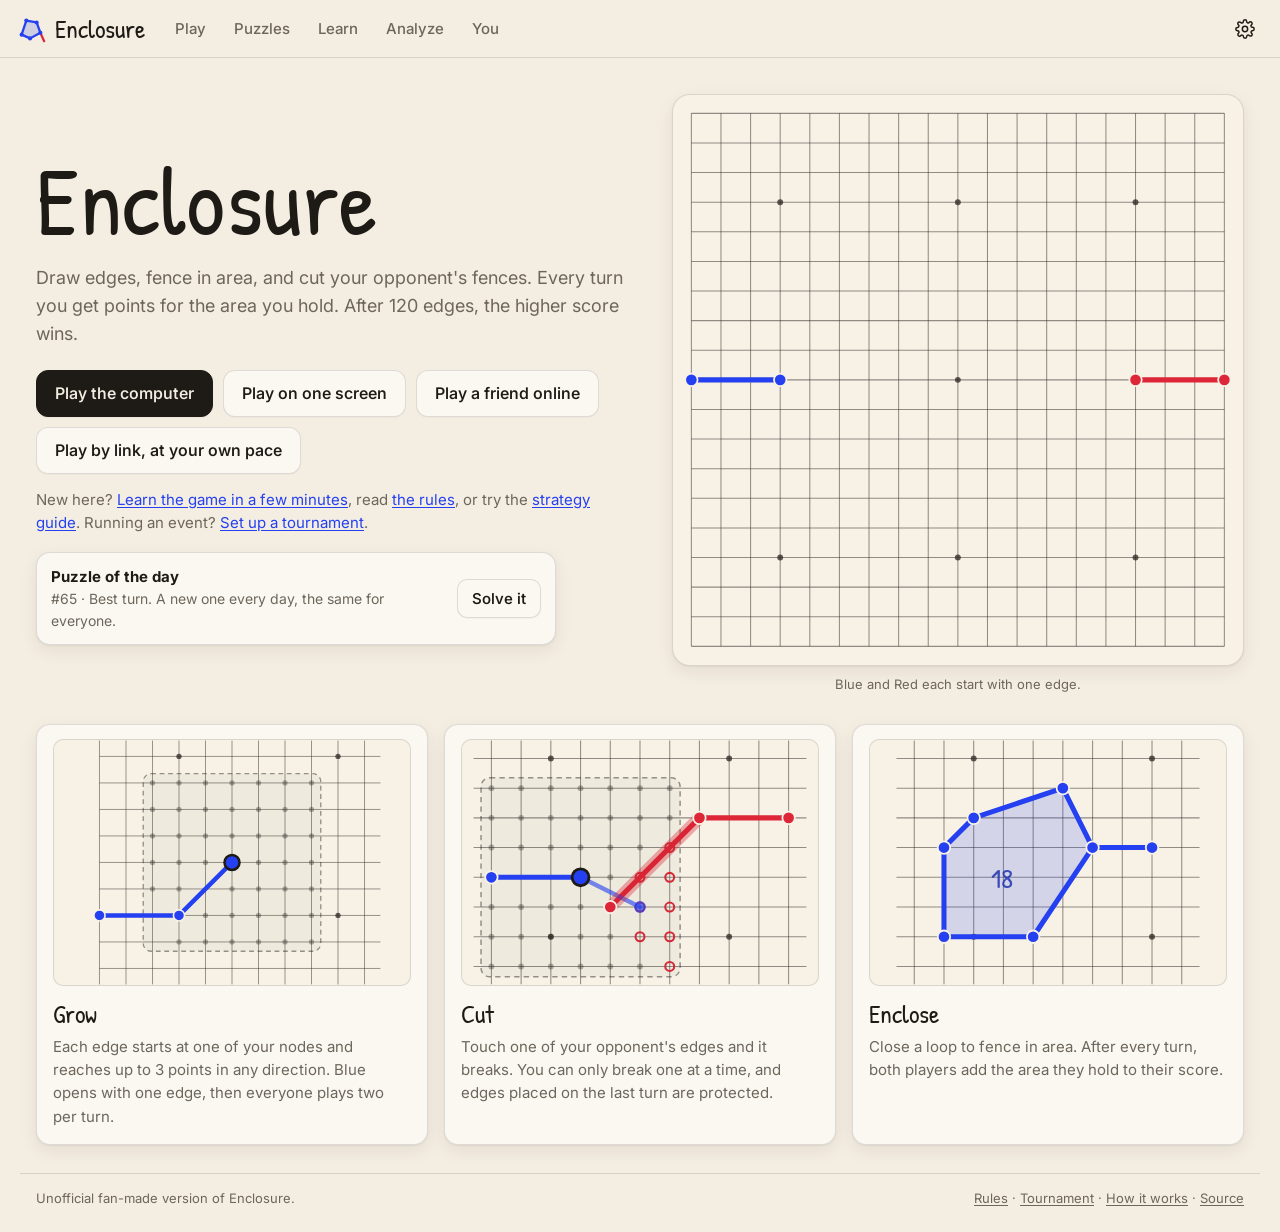
<file: index.html>
<!doctype html>
<html lang="en">
<head>
<meta charset="utf-8">
<meta name="viewport" content="width=device-width, initial-scale=1, viewport-fit=cover">
<title>Enclosure: draw edges, fence in area</title>
<meta name="description" content="Play Enclosure in your browser: a strategy game of edges and area on a 19 by 19 grid. Grow your edges, fence in area, and cut your opponent's fences. Play the computer, friends on one screen, online or by link, and solve daily puzzles.">
<meta name="theme-color" content="#f4ede1" media="(prefers-color-scheme: light)">
<meta name="theme-color" content="#0b1120" media="(prefers-color-scheme: dark)">
<link rel="canonical" href="https://prathammukewar.github.io/enclosure/">
<link rel="manifest" href="manifest.webmanifest">
<link rel="icon" href="icons/icon.svg" type="image/svg+xml">
<link rel="apple-touch-icon" href="icons/apple-touch-icon.png">
<meta property="og:type" content="website">
<meta property="og:title" content="Enclosure">
<meta property="og:description" content="A two-player strategy game of edges and area. Play the computer or a friend in your browser.">
<meta property="og:url" content="https://prathammukewar.github.io/enclosure/">
<meta property="og:image" content="https://prathammukewar.github.io/enclosure/og-image.png">
<meta name="twitter:card" content="summary_large_image">
<link rel="preconnect" href="https://fonts.googleapis.com">
<link rel="preconnect" href="https://fonts.gstatic.com" crossorigin>
<link href="https://fonts.googleapis.com/css2?family=Inter:wght@400;500;600;700&family=Patrick+Hand&display=swap" rel="stylesheet">
<link rel="stylesheet" href="css/style.css">
<script>
  // Apply the saved theme before the first paint.
  try {
    const s = JSON.parse(localStorage.getItem('enclosure.settings') || '{}');
    if (s.theme && s.theme !== 'auto') document.documentElement.dataset.theme = s.theme;
  } catch (e) { /* storage blocked */ }
</script>
</head>
<body>
<svg width="0" height="0" style="position:absolute" aria-hidden="true" focusable="false"><defs><filter id="glow" x="-10%" y="-10%" width="120%" height="120%"><feGaussianBlur stdDeviation="0.13" result="b"/><feMerge><feMergeNode in="b"/><feMergeNode in="SourceGraphic"/></feMerge></filter></defs></svg>
<a class="skip" href="#main">Skip to content</a>
<header class="top">
  <a class="brand" href="#home" aria-label="Enclosure home">
    <svg class="brand-mark" viewBox="0 0 32 32" aria-hidden="true"><path d="M6 22 L11 7 L22 9 L26 20 L15 26 Z" class="bm-fill"/><path d="M6 22 L11 7 L22 9 L26 20 L15 26 Z" class="bm-line"/><path d="M26 20 L30 29" class="bm-red"/><circle cx="6" cy="22" r="2.2" class="bm-node"/><circle cx="11" cy="7" r="2.2" class="bm-node"/><circle cx="22" cy="9" r="2.2" class="bm-node"/><circle cx="26" cy="20" r="2.2" class="bm-node"/><circle cx="15" cy="26" r="2.2" class="bm-node"/></svg>
    <span>Enclosure</span>
  </a>
  <nav class="nav" aria-label="Main">
    <a href="#play" data-nav="play">Play</a>
    <a href="#puzzles" data-nav="puzzles">Puzzles</a>
    <a href="#learn" data-nav="learn">Learn</a>
    <a href="#analysis" data-nav="analysis">Analyze</a>
    <a href="#you" data-nav="you">You</a>
  </nav>
  <div class="top-tools">
    <button class="icon-btn" id="btn-install" hidden title="Install as an app" aria-label="Install as an app"><svg viewBox="0 0 24 24"><path d="M12 3v12m0 0l-5-5m5 5l5-5M5 21h14"/></svg></button>
    <button class="icon-btn" id="btn-settings" title="Settings" aria-label="Settings"><svg viewBox="0 0 24 24"><circle cx="12" cy="12" r="3.2"/><path d="M19.4 15a1.7 1.7 0 0 0 .3 1.8l.1.1a2 2 0 1 1-2.8 2.8l-.1-.1a1.7 1.7 0 0 0-1.8-.3 1.7 1.7 0 0 0-1 1.5V21a2 2 0 1 1-4 0v-.1a1.7 1.7 0 0 0-1.1-1.5 1.7 1.7 0 0 0-1.8.3l-.1.1a2 2 0 1 1-2.8-2.8l.1-.1a1.7 1.7 0 0 0 .3-1.8 1.7 1.7 0 0 0-1.5-1H3a2 2 0 1 1 0-4h.1a1.7 1.7 0 0 0 1.5-1.1 1.7 1.7 0 0 0-.3-1.8l-.1-.1a2 2 0 1 1 2.8-2.8l.1.1a1.7 1.7 0 0 0 1.8.3H9a1.7 1.7 0 0 0 1-1.5V3a2 2 0 1 1 4 0v.1a1.7 1.7 0 0 0 1 1.5 1.7 1.7 0 0 0 1.8-.3l.1-.1a2 2 0 1 1 2.8 2.8l-.1.1a1.7 1.7 0 0 0-.3 1.8V9a1.7 1.7 0 0 0 1.5 1H21a2 2 0 1 1 0 4h-.1a1.7 1.7 0 0 0-1.5 1z"/></svg></button>
  </div>
</header>

<main id="main">

<!-- HOME -->
<section class="view" id="view-home" data-title="Enclosure: draw edges, fence in area">
  <div class="hero">
    <div class="hero-text">
      <h1 class="display">Enclosure</h1>
      <p class="lede">Draw edges, fence in area, and cut your opponent's fences. Every turn you get points for the area you hold. After 120 edges, the higher score wins.</p>
      <div class="hero-actions">
        <button class="btn primary big" data-start="ai">Play the computer</button>
        <button class="btn big" data-start="local">Play on one screen</button>
        <button class="btn big" data-start="online">Play a friend online</button>
        <button class="btn big" data-start="corr">Play by link, at your own pace</button>
      </div>
      <p class="hero-sub">New here? <a href="#learn">Learn the game in a few minutes</a>, read <a href="#rules">the rules</a>, or try the <a href="#guide">strategy guide</a>. Running an event? <a href="#tournament">Set up a tournament</a>.</p>
      <div class="resume card" id="daily-card">
        <div><strong>Puzzle of the day</strong><span id="daily-text"></span></div>
        <a class="btn" id="btn-daily" href="#puzzles">Solve it</a>
      </div>
      <div class="resume card" id="resume-card" hidden>
        <div><strong>Game in progress</strong><span id="resume-text"></span></div>
        <button class="btn primary" id="btn-resume">Continue</button>
      </div>
      <div class="resume card corr-card" id="corr-card" hidden>
        <div><strong>Games by link</strong><ul class="corr-list" id="corr-list"></ul></div>
      </div>
    </div>
    <div class="hero-board">
      <div class="demo-board" id="demo-board" aria-hidden="true"></div>
      <div class="demo-caption" id="demo-caption" aria-live="polite"></div>
    </div>
  </div>

  <div class="steps">
    <article class="step card"><div class="mini-board" data-diagram="grow"></div><h3>Grow</h3><p>Each edge starts at one of your nodes and reaches up to 3 points in any direction. Blue opens with one edge, then everyone plays two per turn.</p></article>
    <article class="step card"><div class="mini-board" data-diagram="cut"></div><h3>Cut</h3><p>Touch one of your opponent's edges and it breaks. You can only break one at a time, and edges placed on the last turn are protected.</p></article>
    <article class="step card"><div class="mini-board" data-diagram="enclose"></div><h3>Enclose</h3><p>Close a loop to fence in area. After every turn, both players add the area they hold to their score.</p></article>
  </div>

  <div class="record card" id="record-card" hidden>
    <h3>Your record against the computer</h3>
    <div class="record-grid" id="record-grid"></div>
    <p class="small"><a href="#you">See your games, ratings and achievements</a></p>
  </div>
</section>

<!-- PLAY -->
<section class="view" id="view-play" data-title="Play Enclosure">
  <h1 class="visually-hidden">Play</h1>
  <div class="play-layout">
    <div class="board-col">
      <div class="scorebar" id="scorebar" aria-hidden="true"></div>
      <div class="board-wrap">
        <div class="board" id="board"></div>
        <div class="board-overlay" id="board-overlay" hidden></div>
        <div class="recap" id="recap" hidden></div>
      </div>
      <div class="board-tools" role="toolbar" aria-label="Board">
        <button class="icon-btn sm" id="zoom-in" title="Zoom in (+)" aria-label="Zoom in"><svg viewBox="0 0 24 24"><circle cx="11" cy="11" r="7"/><path d="M11 8v6M8 11h6M16.5 16.5L21 21"/></svg></button>
        <button class="icon-btn sm" id="zoom-out" title="Zoom out (-)" aria-label="Zoom out"><svg viewBox="0 0 24 24"><circle cx="11" cy="11" r="7"/><path d="M8 11h6M16.5 16.5L21 21"/></svg></button>
        <button class="icon-btn sm" id="zoom-reset" title="Whole board (0)" aria-label="Show the whole board"><svg viewBox="0 0 24 24"><path d="M4 9V4h5M20 9V4h-5M4 15v5h5M20 15v5h-5"/></svg></button>
        <button class="icon-btn sm" id="btn-focus" title="Focus mode (F)" aria-label="Focus mode"><svg viewBox="0 0 24 24"><path d="M8 3H3v5M16 3h5v5M8 21H3v-5M16 21h5v-5"/></svg></button>
        <button class="icon-btn sm" id="btn-describe" title="Describe the board" aria-label="Describe the board in words"><svg viewBox="0 0 24 24"><path d="M4 6h16M4 12h10M4 18h13"/></svg></button>
      </div>
      <div class="review-bar" id="review-bar" hidden>
        <button class="icon-btn" data-review="start" aria-label="First edge" title="Start (Home)"><svg viewBox="0 0 24 24"><path d="M6 5v14M18 6l-8 6 8 6z"/></svg></button>
        <button class="icon-btn" data-review="prev" aria-label="Previous edge" title="Back (Left arrow)"><svg viewBox="0 0 24 24"><path d="M15 6l-6 6 6 6"/></svg></button>
        <input type="range" id="review-slider" min="0" max="0" value="0" aria-label="Edge number">
        <button class="icon-btn" data-review="next" aria-label="Next edge" title="Forward (Right arrow)"><svg viewBox="0 0 24 24"><path d="M9 6l6 6-6 6"/></svg></button>
        <button class="icon-btn" data-review="end" aria-label="Last edge" title="End (End)"><svg viewBox="0 0 24 24"><path d="M18 5v14M6 6l8 6-8 6z"/></svg></button>
        <span class="review-pos" id="review-pos"></span>
        <button class="btn" data-review="continue" id="review-continue" hidden>Play from here</button>
      </div>
      <p class="status" id="status" role="status" aria-live="polite"></p>
      <p class="visually-hidden" id="a11y-desc" aria-live="polite"></p>
      <div class="corr-panel card-lite" id="corr-panel" hidden>
        <p id="corr-text"></p>
        <div class="share-row"><input id="corr-link" readonly aria-label="Link for the next player"><button class="btn" id="corr-copy">Copy</button><button class="btn" id="corr-share" hidden>Share…</button></div>
      </div>
    </div>

    <aside class="side" aria-label="Game panel">
      <div class="players" id="players"></div>
      <div class="progress card-lite">
        <div class="progress-text"><span id="progress-text">Edge 0 of 120</span><span id="updates-text"></span></div>
        <div class="progress-bar"><div class="progress-fill" id="progress-fill"></div></div>
        <div class="projection" id="projection"></div>
        <div class="rules-note" id="rules-note" hidden></div>
      </div>
      <div class="actions">
        <button class="btn" id="btn-undo" title="Undo (U)">Undo</button>
        <button class="btn" id="btn-hint" title="Suggest an edge (H)">Hint</button>
        <button class="btn" id="btn-review" title="Step through the game (R)">Review</button>
        <button class="btn" id="btn-resign">Resign</button>
        <button class="btn" id="btn-analyze">Analyze</button>
        <button class="btn primary" id="btn-new">New game</button>
      </div>
      <div class="show-row" role="group" aria-label="Show on the board">
        <span class="small">Show</span>
        <button class="chip-toggle" data-show="weak" aria-pressed="false" title="Walls in danger, and walls you can cut (C)">Weak walls</button>
        <button class="chip-toggle" data-show="reach" aria-pressed="false" title="Where each side can reach">Reach</button>
        <button class="chip-toggle" data-show="risk" aria-pressed="false" title="Chance each cell gets opened">Risk</button>
        <button class="chip-toggle" data-show="warn" aria-pressed="false" title="The opponent's best cut if your turn ended now">Threat</button>
      </div>
      <div class="emotes" id="emotes" hidden>
        <button class="chip-toggle" data-emote="nice">👍 Nice</button>
        <button class="chip-toggle" data-emote="wow">😮 Whoa</button>
        <button class="chip-toggle" data-emote="oops">😅 Oops</button>
        <button class="chip-toggle" data-emote="gg">🤝 Good game</button>
      </div>
      <div class="legend" id="legend">
        <span><i class="lg lg-fresh"></i>New edge, protected next turn</span>
        <span><i class="lg lg-break"></i>Breaks an edge</span>
        <span><i class="lg lg-close"></i>Fences in area</span>
      </div>
      <div class="tabs" role="tablist">
        <button role="tab" class="tab" aria-selected="true" data-tab="moves">Moves</button>
        <button role="tab" class="tab" aria-selected="false" data-tab="chart">Chart</button>
        <button role="tab" class="tab" aria-selected="false" data-tab="coach">Coach</button>
        <button role="tab" class="tab" aria-selected="false" data-tab="why">Why</button>
        <button role="tab" class="tab" aria-selected="false" data-tab="report">Report</button>
        <button role="tab" class="tab" aria-selected="false" data-tab="share">Share</button>
      </div>
      <div class="tab-panel" data-panel="moves"><ol class="moves" id="moves"></ol></div>
      <div class="tab-panel" data-panel="chart" hidden><div class="chart" id="chart"></div></div>
      <div class="tab-panel" data-panel="coach" hidden><div id="coach-out"></div></div>
      <div class="tab-panel" data-panel="why" hidden><div id="why-out"></div></div>
      <div class="tab-panel" data-panel="report" hidden>
        <p class="small">Checks each turn against the best possible turn, found by trying every pair of edges.</p>
        <button class="btn" id="btn-report">Grade this game</button>
        <div id="report-out"></div>
      </div>
      <div class="tab-panel" data-panel="share" hidden>
        <p class="small">A link to this game lets anyone replay it move by move.</p>
        <div class="share-row"><input id="share-link" readonly aria-label="Game link"><button class="btn" id="btn-copy-link">Copy</button></div>
        <div class="share-row wrap"><button class="btn" id="btn-image">Save picture</button><button class="btn" id="btn-gif">Save GIF</button><button class="btn" id="btn-video">Save video</button><button class="btn" id="btn-download">Download record</button></div>
      </div>
    </aside>
  </div>
</section>

<!-- PUZZLES -->
<section class="view" id="view-puzzles" data-title="Enclosure puzzles">
  <h1 class="visually-hidden">Puzzles</h1>
  <div class="pz-top">
    <div class="tabs pz-tabs" role="tablist">
      <button role="tab" class="tab" data-pztab="">Puzzles</button>
      <button role="tab" class="tab" data-pztab="rush">Puzzle Rush</button>
      <button role="tab" class="tab" data-pztab="daily">Daily</button>
      <button role="tab" class="tab" data-pztab="mine">Your puzzles</button>
    </div>
    <span class="small" id="pz-rating"></span>
  </div>
  <div class="pz-rush card-lite" id="pz-rush" hidden>
    <p>Solve as many as you can in 3 minutes. Three misses and it's over.</p>
    <p id="rush-status" aria-live="polite"></p>
    <button class="btn primary" id="rush-start">Start</button>
  </div>
  <div class="pz-calendar card" id="pz-calendar" hidden>
    <h3>Daily puzzles</h3>
    <p class="small" id="pz-cal-streak"></p>
    <div class="cal-grid" id="pz-cal-grid"></div>
  </div>
  <div class="card pz-empty" id="pz-empty" hidden>
    <p>Your puzzles show up here. Save one from a game report, or make one on the <a href="#analysis">analysis board</a>.</p>
  </div>
  <div class="pz-layout">
    <div class="pz-main card" id="pz-main">
      <div class="pz-head">
        <div><h2 id="pz-title">Puzzle</h2> <span class="pz-meta" id="pz-meta"></span></div>
        <div class="pz-nav">
          <button class="icon-btn" id="pz-prev" aria-label="Previous puzzle" title="Previous puzzle"><svg viewBox="0 0 24 24"><path d="M15 6l-6 6 6 6"/></svg></button>
          <button class="icon-btn" id="pz-next" aria-label="Next puzzle" title="Next puzzle"><svg viewBox="0 0 24 24"><path d="M9 6l6 6-6 6"/></svg></button>
        </div>
      </div>
      <div class="pz-body">
        <div class="pz-board-wrap"><div class="board" id="pz-board"></div></div>
        <div class="pz-side">
          <p class="lesson-task" id="pz-task"></p>
          <div class="pz-swing"><b id="pz-swing"></b><span id="pz-edges"></span></div>
          <p class="lesson-feedback" id="pz-feedback" role="status" aria-live="polite"></p>
          <p class="small" id="pz-best"></p>
          <div class="lesson-actions">
            <button class="btn" id="pz-reset">Try again</button>
            <button class="btn" id="pz-hint">First edge</button>
            <button class="btn" id="pz-show">Show me</button>
            <button class="btn primary" id="pz-share" hidden>Share result</button>
          </div>
        </div>
      </div>
    </div>
    <aside class="pz-aside card" id="pz-browse">
      <h3>All puzzles</h3>
      <div class="pz-filters">
        <label>Kind <select id="pz-f-type"><option value="all">All</option><option value="swing">Best turn</option><option value="gain">Build</option><option value="cut">Cut</option><option value="block">Block</option><option value="plan">Plan ahead</option></select></label>
        <label>Difficulty <select id="pz-f-level"><option value="0">Any</option><option value="1">Easier</option><option value="2">Medium</option><option value="3">Harder</option></select></label>
        <label>Show <select id="pz-f-state"><option value="all">All</option><option value="open">Unsolved</option><option value="done">Solved</option></select></label>
      </div>
      <p class="small" id="pz-progress"></p>
      <div class="pz-list" id="pz-list"></div>
      <p class="small">More dots means harder. Every answer was checked again on the rules engine alone.</p>
    </aside>
  </div>
</section>

<!-- LEARN -->
<section class="view" id="view-learn" data-title="Learn Enclosure">
  <h1 class="visually-hidden">Lessons</h1>
  <div class="sub-nav"><a href="#learn" class="active">Lessons</a><a href="#guide">Strategy guide</a><a href="#rules">Rules</a></div>
  <div class="learn-layout">
    <div class="lesson-list card" id="lesson-list"></div>
    <div class="lesson card" id="lesson">
      <div class="lesson-head"><span class="lesson-num" id="lesson-num"></span><h2 id="lesson-title"></h2></div>
      <div class="lesson-body">
        <div class="lesson-board-wrap"><div class="board lesson-board" id="lesson-board"></div></div>
        <div class="lesson-text">
          <div id="lesson-text"></div>
          <p class="lesson-task" id="lesson-task"></p>
          <p class="lesson-feedback" id="lesson-feedback" role="status" aria-live="polite"></p>
          <div class="lesson-actions">
            <button class="btn" id="lesson-reset">Start over</button>
            <button class="btn primary" id="lesson-next" disabled>Next lesson</button>
          </div>
          <div class="lesson-done card-lite" id="lesson-done" hidden>
            <strong>You know the rules.</strong>
            <p class="small">Every lesson is done. Where next?</p>
            <div class="lesson-actions"><button class="btn primary" data-start="ai">Play the computer</button><a class="btn" href="#puzzles">Try puzzles</a><a class="btn" href="#guide">Read the strategy guide</a></div>
          </div>
        </div>
      </div>
    </div>
  </div>
</section>

<!-- GUIDE -->
<section class="view" id="view-guide" data-title="Enclosure strategy guide">
  <h1 class="visually-hidden">Strategy guide</h1>
  <div class="sub-nav"><a href="#learn">Lessons</a><a href="#guide" class="active">Strategy guide</a><a href="#rules">Rules</a></div>
  <div class="learn-layout">
    <div class="lesson-list card" id="guide-list"></div>
    <article class="lesson card guide" id="guide-chapter"></article>
  </div>
</section>

<!-- RULES -->
<section class="view" id="view-rules" data-title="Rules of Enclosure">
  <div class="sub-nav"><a href="#learn">Lessons</a><a href="#guide">Strategy guide</a><a href="#rules" class="active">Rules</a></div>
  <article class="rules">
    <h1>How to play</h1>
    <p class="lede">Enclosure is a game for two players on a 19 by 19 grid of points. You grow a drawing of edges, fence in area, and cut your opponent's edges. After 120 edges, the player with more points wins.</p>

    <h2 id="r-start">The start</h2>
    <div class="rule-row">
      <div class="mini-board" data-diagram="start"></div>
      <div>
        <p>Blue and Red each begin with one edge on the middle row. Blue's runs from the left side, a10, to d10. Red's runs from the right side, s10, to p10.</p>
        <p>The ends of your edges are your <em>nodes</em>. Every new edge starts at one of them.</p>
      </div>
    </div>

    <h2 id="r-turns">Turns</h2>
    <p>Blue goes first and places one edge. After that, players take turns placing two edges each: Red two, Blue two, and so on. The game lasts exactly 120 edges, so Blue's final turn is a single edge. Each player places 60.</p>

    <h2 id="r-edges">Placing an edge</h2>
    <div class="rule-row">
      <div class="mini-board" data-diagram="reach"></div>
      <div>
        <p>Pick one of your nodes and draw an edge to any point at most 3 steps away across and at most 3 steps up or down. That's the 7 by 7 square around the node. Any angle is fine. The far end becomes a new node, or joins a node of yours already there.</p>
        <p>Two limits apply to your own drawing:</p>
        <ul>
          <li>You can't end an edge on the middle of one of your own edges.</li>
          <li>An edge can't pass through one of your own nodes.</li>
        </ul>
        <p>Apart from that, your edges may cross each other.</p>
      </div>
    </div>

    <h2 id="r-break">Breaking edges</h2>
    <div class="rule-row">
      <div class="mini-board" data-diagram="break"></div>
      <div>
        <p>If your new edge touches one of your opponent's edges, their edge breaks and disappears. Crossing it counts. So does just touching it: ending your edge on it, or on one of its nodes. Any of their nodes left with no edges disappears too.</p>
        <p>Each edge can break only one enemy edge. If it would touch two or more, you can't place it. Running through a node where two enemy edges meet touches both, so that isn't allowed either.</p>
      </div>
    </div>
    <div class="rule-row">
      <div class="mini-board" data-diagram="shield"></div>
      <div>
        <p>New edges are protected for one turn. You can't break an edge your opponent placed on their previous turn. On this site new edges have a light center line, so you can tell which ones are safe for now.</p>
      </div>
    </div>

    <h2 id="r-score">Area and score</h2>
    <div class="rule-row">
      <div class="mini-board" data-diagram="area"></div>
      <div>
        <p>Your <em>area</em> is everything your edges fence in, measured exactly in grid squares. A triangle across half a square counts 0.5.</p>
        <p>At the end of every turn, both players add their current area to their score. If you hold 18 and your opponent holds 10, then when a turn ends you gain 18 and they gain 10. Area keeps paying every turn you hold it, and stops paying the moment a break opens it up.</p>
      </div>
    </div>
    <p>Scores update after edges 1, 3, 5, and so on up to 119, and once more after edge 120. That's 61 updates. When the game ends, the higher score wins. Equal scores are a draw.</p>

    <h2 id="r-faq">Questions</h2>
    <dl class="faq">
      <dt>What if some of my area sits inside other area of mine?</dt>
      <dd>It counts once. A triangle inside your quadrilateral adds nothing beyond the quadrilateral.</dd>
      <dt>Do loops made by my own edges crossing count?</dt>
      <dd>Yes. Any region your edges fence in counts, wherever the corners are.</dd>
      <dt>What if my area surrounds my opponent's?</dt>
      <dd>You get your area as if they weren't there, and they get theirs as if you weren't there.</dd>
      <dt>Can my drawing split into separate pieces?</dt>
      <dd>Yes. If your opponent breaks the edge holding two parts together, both parts stay, and you can keep building from either one.</dd>
      <dt>Does the edge of the board fence anything in?</dt>
      <dd>No. Only your own edges enclose area.</dd>
      <dt>Can a player lose every edge?</dt>
      <dd>Not in normal play. The edges you placed on your last turn are protected while your opponent moves.</dd>
      <dt>What if I have no legal edge?</dt>
      <dd>It almost never happens. On this site your edge is skipped, and it still counts toward the 120.</dd>
    </dl>

    <h2 id="r-clock">Clocks</h2>
    <p>Games can be played with a clock. The tournament setting is 1 minute plus 15 seconds: your clock runs during your turn, and each time you finish a turn you gain 15 seconds. If your clock runs out, the rest of your turn is skipped, the edges you placed earlier in that turn lose their protection, and you get 15 seconds for your next turn. Running out of time doesn't lose the game on its own.</p>

    <h2 id="r-notation">Notation on this site</h2>
    <p>Columns are a to s from left to right and rows are 1 to 19 from bottom to top. An edge is written as its two ends, like <code>d10-f12</code>. An <code>x</code> in the middle, like <code>f12xh13</code>, means it broke an enemy edge.</p>


    <h2 id="r-variants">House rules on this site</h2>
    <p>Everything above is the standard game. When you start a game here you can also change a few things, for practice or for fun. Games with changed rules say so on the play screen, and their links carry the rules with them.</p>
    <ul>
      <li>A 13 by 13 board, and fewer edges each, for quicker games.</li>
      <li>A reach of 2 or 4 instead of 3.</li>
      <li>Three or four players, each starting on a different side, or two teams of two. Teammates can't touch each other's edges, and a team's score is its players' scores added up.</li>
      <li>No protection for new edges.</li>
      <li>Border walls: the edge of the board counts as one of your walls. The largest open part of the board is the outside, and everything else your edges and the border close off counts.</li>
      <li>Running out of time can skip just one edge instead of the rest of the turn.</li>
      <li>Handicap edges: extra edges in a player's first turn.</li>
    </ul>

    <p class="fine">This is an unofficial fan-made version of the game, built from the rules as shown in its reveal video.</p>
  </article>
</section>

<!-- ANALYSIS -->
<section class="view" id="view-analysis" data-title="Enclosure analysis board">
  <h1 class="visually-hidden">Analysis board</h1>
  <div class="play-layout">
    <div class="board-col">
      <div class="board-wrap"><div class="board" id="an-board"></div></div>
      <p class="status-line" id="an-status" role="status" aria-live="polite">Play moves for either side, or switch to Edit to set up a position.</p>
    </div>
    <aside class="side">
      <div class="card-lite an-box">
        <div class="an-row">
          <label>Mode <select id="an-mode"><option value="play">Play moves</option><option value="edit">Edit position</option></select></label>
          <button class="btn" id="an-undo">Undo</button>
        </div>
        <div id="an-edit-tools" hidden>
          <div class="an-row"><label>Tool <select id="an-tool"><option value="add">Add edges</option><option value="erase">Erase edges</option></select></label></div>
          <div class="an-colors" id="an-colors"></div>
          <div class="an-row">
            <label>Board <select id="an-size"><option value="19">19 by 19</option><option value="13">13 by 13</option></select></label>
            <label>Players <select id="an-players"><option value="2">2</option><option value="3">3</option><option value="4">4</option></select></label>
            <label>Reach <select id="an-radius"><option value="2">2</option><option value="3">3</option><option value="4">4</option></select></label>
          </div>
          <div class="an-row">
            <label>To move <select id="an-tomove"></select></label>
            <label>Edges left <select id="an-left"><option value="2">2</option><option value="1">1</option></select></label>
          </div>
          <div class="an-row"><button class="btn" id="an-start">Starting position</button><button class="btn" id="an-clear">Empty board</button></div>
          <p class="small">Add an edge by clicking its two ends. Different players' edges can't touch.</p>
        </div>
        <div class="an-info" id="an-info"></div>
      </div>
      <div class="actions">
        <button class="btn" id="an-best">Best turn</button>
        <button class="btn" id="an-ask">Ask the computer</button>
        <button class="btn" id="an-puzzle">Make a puzzle</button>
        <button class="btn" id="an-share">Copy link</button>
        <button class="btn" id="an-load">Load…</button>
        <button class="btn primary" id="an-play">Play from here</button>
      </div>
      <div class="show-row"><span class="small">Show</span><button class="chip-toggle" id="an-reach" aria-pressed="false">Reach</button><button class="chip-toggle" id="an-risk" aria-pressed="false">Risk</button></div>
      <div id="an-out"></div>
    </aside>
  </div>
</section>

<!-- TOURNAMENT -->
<section class="view" id="view-tournament" data-title="Enclosure tournament">
  <div class="tour-head">
    <h1 class="display">Tournament</h1>
    <div class="tour-pick" id="tour-pick" hidden><label>Tournament <select id="tour-list"></select></label></div>
    <button class="btn primary" id="tour-new">New tournament</button>
  </div>
  <p class="small">Double elimination, the way the Strategy Jam ran: each round, players without a loss play each other and players with one loss play each other. Two losses and you're out. Play games on this screen, or anywhere else and record the result here.</p>
  <div id="tour-view" class="card tour-card"></div>
</section>

<!-- YOU -->
<section class="view" id="view-you" data-title="Your Enclosure profile">
  <div class="you-head">
    <h1 class="display">You</h1>
    <div class="you-profile">
      <label>Profile <select id="you-profiles"></select></label>
      <label>Name <input id="you-name" maxlength="24" autocomplete="nickname"></label>
      <button class="btn" id="you-newprofile">New profile</button>
      <button class="btn" id="you-delprofile">Delete</button>
    </div>
  </div>
  <div class="stat-grid" id="you-ratings"></div>
  <div class="card you-card">
    <h3>Against the computer</h3>
    <div class="record-grid" id="you-levels"></div>
  </div>
  <div class="card you-card">
    <h3>Achievements <span class="small" id="you-ach-count"></span></h3>
    <div class="ach-grid" id="you-achievements"></div>
  </div>
  <div class="card you-card">
    <h3>Your games</h3>
    <ul class="history" id="you-history"></ul>
  </div>
  <div class="card you-card">
    <h3>Backup</h3>
    <p class="small">Profiles live in this browser. Save a copy to move them to another device.</p>
    <div class="share-row wrap"><button class="btn" id="you-export">Save a backup</button><label class="btn file-btn">Load a backup<input type="file" id="you-import" accept="application/json,.json" hidden></label></div>
  </div>
</section>

<!-- ABOUT -->
<section class="view" id="view-about" data-title="How Enclosure works">
  <article class="rules about">
    <h1>How this site works</h1>
    <p class="lede">The whole thing runs in your browser: plain HTML, CSS and JavaScript, with no server of its own. Here is how the trickier parts work.</p>
    <h2>Measuring area exactly</h2>
    <p>Every edge joins two grid points, so all the contact tests use whole numbers and are exact. Area is harder, because a player's own edges can cross. The site splits every edge at its crossings, giving a flat map of corners and pieces. Walking around each face of that map with the shoelace formula gives its area. Faces that wind one way are fenced in; the one outer face winds the other way. If one of your pieces sits inside another of your pens, it's only counted once.</p>
    <p>The tests check this against a second method that shares no code with it: cut the board into thin vertical slabs at every corner and crossing, fill in from the outside, and add up the trapezoids that the fill never reaches.</p>
    <h2>Checking the rules</h2>
    <p>The rules engine is tested against a second, deliberately simple version written straight from the rule text. Thousands of random games, including every house-rule variant, compare the two on every candidate edge.</p>
    <h2>The computer player</h2>
    <p>It plans a whole turn at once. It ranks first edges by what they do right away and what they set up, tries the best second edges for each, and scores the result. The score adds the points gap, the area each side holds, what the opponent could break on their very next turn, and how exposed each cell is: a wall close to enemy nodes is more likely to go, and a cell is lost if any of its outside walls goes.</p>
    <p>The levels were tuned with computer-against-computer matches. In 40-game matches, Hard beat Medium 30 to 10 and Medium beat Easy 32 to 8. Searching wider, looking a turn further ahead, or nudging the weights one at a time all failed to beat Hard, so Hard is the strongest level for now. Adaptive plays at Hard strength until it gets well ahead, then eases off.</p>
    <h2>Puzzles you can trust</h2>
    <p>Each puzzle comes from a computer game. The best turn is found by trying every first edge and every second edge that could matter, then replaying the best candidates exactly until nothing left could beat them. A separate check then plays out every legal pair of edges on the engine alone and confirms the answer. Block puzzles are checked the same way: every edge you could place, against every enemy edge that could cut you after it.</p>
    <p>Plan-ahead puzzles are the exception. Four edges in a row have far too many combinations to try them all, so the target is the best plan a search found, and it's always more than two separate best turns would get. The puzzle asks you to reach it, not to prove nothing beats it.</p>
    <h2>Online play</h2>
    <p>Online games connect browsers directly with WebRTC. A public PeerJS server only introduces them. The host's browser keeps the official move list and passes moves on to the other players and anyone watching.</p>
    <p class="fine">This is an unofficial fan-made version of the game, built from the rules as shown in its reveal video. The code is on <a href="https://github.com/prathammukewar/enclosure">GitHub</a>.</p>
  </article>
</section>

</main>

<footer class="foot">
  <span>Unofficial fan-made version of Enclosure.</span>
  <span><a href="#rules">Rules</a> · <a href="#tournament">Tournament</a> · <a href="#about">How it works</a> · <a href="https://github.com/prathammukewar/enclosure">Source</a></span>
</footer>

<!-- New game -->
<dialog id="dlg-new" class="dlg wide" aria-labelledby="dlg-new-title">
  <form method="dialog" class="dlg-body" id="form-new">
    <h2 id="dlg-new-title">New game</h2>
    <fieldset class="seg" id="seg-mode">
      <legend>How you're playing</legend>
      <label><input type="radio" name="mode" value="ai" checked><span>Against the computer</span></label>
      <label><input type="radio" name="mode" value="local"><span>On one screen</span></label>
      <label><input type="radio" name="mode" value="online"><span>Online</span></label>
      <label><input type="radio" name="mode" value="corr"><span>By link</span></label>
    </fieldset>
    <div class="row2">
      <fieldset class="seg">
        <legend>Players</legend>
        <label><input type="radio" name="players" value="2" checked><span>2</span></label>
        <label><input type="radio" name="players" value="3"><span>3</span></label>
        <label><input type="radio" name="players" value="4"><span>4</span></label>
        <label><input type="radio" name="players" value="teams"><span>2 v 2 teams</span></label>
      </fieldset>
      <fieldset class="seg">
        <legend>Length</legend>
        <label><input type="radio" name="gameLength" value="standard" checked><span>Standard</span></label>
        <label><input type="radio" name="gameLength" value="quick"><span>Quick: 13 by 13, 30 edges each</span></label>
      </fieldset>
    </div>
    <div data-show="ai online corr">
      <fieldset class="seg">
        <legend>You play</legend>
        <span id="color-choices" class="seg-inner"></span>
      </fieldset>
    </div>
    <div data-show="ai">
      <div class="row2">
        <fieldset class="seg">
          <legend>Computer level</legend>
          <label><input type="radio" name="level" value="easy"><span>Easy</span></label>
          <label><input type="radio" name="level" value="medium" checked><span>Medium</span></label>
          <label><input type="radio" name="level" value="hard"><span>Hard</span></label>
          <label><input type="radio" name="level" value="adaptive"><span title="Plays harder when behind, easier when far ahead">Adaptive</span></label>
        </fieldset>
        <label class="field">Style <select name="aiStyle"><option value="balanced">Balanced</option><option value="builder">Builder: careful, builds cells</option><option value="raider">Raider: goes after your walls</option><option value="gambler">Gambler: takes risks</option></select></label>
      </div>
    </div>
    <div data-show="local">
      <p class="small">Name each seat, and pick who plays it. Computer seats play themselves.</p>
      <div class="seats" id="seat-rows"></div>
    </div>
    <div data-show="online">
      <p class="small">You get a link to send. Seats nobody takes can be filled with the computer before the game starts.</p>
    </div>
    <div data-show="corr">
      <div class="names" id="corr-names"></div>
      <fieldset class="seg">
        <legend>Time per turn</legend>
        <label><input type="radio" name="days" value="0" checked><span>No limit</span></label>
        <label><input type="radio" name="days" value="1"><span>1 day</span></label>
        <label><input type="radio" name="days" value="3"><span>3 days</span></label>
        <label><input type="radio" name="days" value="7"><span>7 days</span></label>
      </fieldset>
    </div>
    <div data-show="ai local online">
      <fieldset class="seg">
        <legend>Clock</legend>
        <label><input type="radio" name="clock" value="none" checked><span>None</span></label>
        <label><input type="radio" name="clock" value="60+15"><span>1 min + 15 s</span></label>
        <label><input type="radio" name="clock" value="180+20"><span>3 min + 20 s</span></label>
        <label><input type="radio" name="clock" value="300+30"><span>5 min + 30 s</span></label>
      </fieldset>
    </div>
    <details class="more-rules">
      <summary>House rules</summary>
      <div class="row2">
        <label class="field">Board <select name="size"><option value="">Set by length</option><option value="19">19 by 19</option><option value="13">13 by 13</option></select></label>
        <label class="field">Edges each <select name="perPlayer"><option value="">Set by length</option><option value="20">20</option><option value="30">30</option><option value="45">45</option><option value="60">60</option><option value="90">90</option></select></label>
        <label class="field">Reach <select name="radius"><option value="3">3 (standard)</option><option value="2">2</option><option value="4">4</option></select></label>
        <label class="field">If a clock runs out <select name="timeout"><option value="turn">Skip the rest of the turn</option><option value="edge">Skip one edge</option></select></label>
      </div>
      <label class="switch"><input type="checkbox" name="noProtect"><span>No protection for new edges</span></label>
      <label class="switch"><input type="checkbox" name="border"><span>Border walls: the edge of the board counts as a wall</span></label>
      <div class="handicap" id="handicap-rows"></div>
    </details>
    <div data-show="ai local">
      <label class="field">Computer think time <select name="timeScale"><option value="0.5">Fast</option><option value="1" selected>Normal</option><option value="2">Slow and careful</option></select></label>
    </div>
    <div class="dlg-actions">
      <button class="btn" value="cancel" formnovalidate>Cancel</button>
      <button class="btn primary" value="start" id="btn-start">Start</button>
    </div>
  </form>
</dialog>

<!-- Online -->
<dialog id="dlg-online" class="dlg" aria-labelledby="online-title">
  <div class="dlg-body">
    <h2 id="online-title">Play friends online</h2>
    <div id="online-host">
      <p>Send this link to your friends. The game starts when every seat is filled.</p>
      <div class="share-row"><input id="online-link" readonly aria-label="Invite link"><button class="btn" id="btn-copy-invite">Copy</button></div>
      <button class="btn" id="btn-share-invite" hidden>Share…</button>
      <p class="small">Anyone can watch with this link: <button class="link" type="button" id="btn-copy-watch">copy the watch link</button></p>
    </div>
    <div id="online-join" hidden><p id="online-join-text">You've been invited to a game.</p></div>
    <ul class="lobby" id="online-lobby" hidden></ul>
    <button class="btn" id="btn-online-fill" hidden>Start now, the computer plays the empty seats</button>
    <label class="name-field" id="online-name-wrap">Your name <input id="online-name" maxlength="18" placeholder="Player" autocomplete="nickname"></label>
    <p class="online-status" id="online-status" role="status" aria-live="polite"></p>
    <p class="small">Moves go straight between browsers. The link works while the host keeps the page open.</p>
    <div class="dlg-actions">
      <button class="btn" id="btn-online-cancel">Close</button>
      <button class="btn primary" id="btn-online-join" hidden>Join game</button>
    </div>
  </div>
</dialog>

<!-- Settings -->
<dialog id="dlg-settings" class="dlg wide" aria-labelledby="dlg-settings-title">
  <form method="dialog" class="dlg-body" id="form-settings">
    <h2 id="dlg-settings-title">Settings</h2>
    <fieldset class="seg">
      <legend>Look</legend>
      <label><input type="radio" name="theme" value="auto"><span>Match device</span></label>
      <label><input type="radio" name="theme" value="paper"><span>Paper</span></label>
      <label><input type="radio" name="theme" value="night"><span>Night</span></label>
      <label><input type="radio" name="theme" value="contrast"><span>High contrast</span></label>
    </fieldset>
    <div class="color-seats" id="color-seats"></div>
    <div class="share-row wrap"><button class="btn" type="button" id="btn-friendly">Colorblind-friendly colors</button><button class="btn" type="button" id="btn-default-colors">Default colors</button></div>
    <div class="row2">
      <label class="field">Line thickness <input type="range" name="lineScale" min="0.7" max="1.8" step="0.1"></label>
      <label class="field">Node size <input type="range" name="nodeScale" min="0.7" max="1.8" step="0.1"></label>
    </div>
    <div class="switches">
      <label class="switch"><input type="checkbox" name="shapes"><span>Shapes and patterns as well as colors</span></label>
      <label class="switch"><input type="checkbox" name="sound"><span>Sounds</span></label>
      <label class="switch"><input type="checkbox" name="coords"><span>Coordinates around the board</span></label>
      <label class="switch"><input type="checkbox" name="labels"><span>Area numbers on the board</span></label>
      <label class="switch"><input type="checkbox" name="confirmTaps"><span>On touch screens, tap twice to place an edge</span></label>
      <label class="switch"><input type="checkbox" name="animate"><span>Animations</span></label>
    </div>
    <details class="more-rules">
      <summary>Online connection</summary>
      <p class="small">If online games won't connect on your network, you can add a relay (TURN) server you have access to. Leave this empty otherwise.</p>
      <label class="field">Relay address <input name="turnUrls" placeholder="turn:example.com:3478" autocomplete="off"></label>
      <div class="row2">
        <label class="field">User name <input name="turnUser" autocomplete="off"></label>
        <label class="field">Password <input name="turnPass" type="password" autocomplete="off"></label>
      </div>
    </details>
    <details class="more-rules">
      <summary>Problems</summary>
      <p class="small">If something goes wrong, copy a report and paste it into a new issue on GitHub. It lists recent errors and your browser, nothing else.</p>
      <div class="share-row wrap"><button class="btn" type="button" id="btn-report-copy">Copy a problem report</button><a class="btn" href="https://github.com/prathammukewar/enclosure/issues/new" target="_blank" rel="noopener">Open an issue</a></div>
    </details>
    <div class="dlg-actions">
      <button class="btn danger-text" type="button" id="btn-reset-stats">Clear my record</button>
      <button class="btn primary" value="close">Done</button>
    </div>
  </form>
</dialog>

<!-- Game over -->
<dialog id="dlg-over" class="dlg" aria-labelledby="over-title">
  <div class="dlg-body over">
    <h2 id="over-title">Game over</h2>
    <p class="over-sub" id="over-sub"></p>
    <div class="over-scores" id="over-scores"></div>
    <div class="over-stats" id="over-stats"></div>
    <div class="dlg-actions wrap">
      <button class="btn" id="btn-over-close">Look at the board</button>
      <button class="btn" id="btn-over-review">Review</button>
      <button class="btn" id="btn-over-report">Grade it</button>
      <button class="btn primary" id="btn-over-again">Play again</button>
    </div>
  </div>
</dialog>

<!-- Tournament setup -->
<dialog id="dlg-tour" class="dlg" aria-labelledby="dlg-tour-title">
  <form method="dialog" class="dlg-body" id="form-tour">
    <h2 id="dlg-tour-title">New tournament</h2>
    <label class="field">Name <input name="tname" maxlength="40" placeholder="Strategy night"></label>
    <p class="small">One player per line. Add a computer player by writing <code>computer easy</code>, <code>computer medium</code> or <code>computer hard</code>.</p>
    <label class="field">Players <textarea name="tplayers" rows="6" placeholder="Ana&#10;Ben&#10;Chen&#10;computer medium"></textarea></label>
    <fieldset class="seg">
      <legend>Games</legend>
      <label><input type="radio" name="gameLength" value="standard" checked><span>Standard</span></label>
      <label><input type="radio" name="gameLength" value="quick"><span>Quick: 13 by 13, 30 edges each</span></label>
    </fieldset>
    <fieldset class="seg">
      <legend>Clock</legend>
      <label><input type="radio" name="clock" value="none"><span>None</span></label>
      <label><input type="radio" name="clock" value="60+15" checked><span>1 min + 15 s</span></label>
      <label><input type="radio" name="clock" value="180+20"><span>3 min + 20 s</span></label>
    </fieldset>
    <p class="small" id="tour-error" role="alert"></p>
    <div class="dlg-actions">
      <button class="btn" value="cancel" formnovalidate>Cancel</button>
      <button class="btn primary" value="create">Create</button>
    </div>
  </form>
</dialog>

<!-- Confirm -->
<dialog id="dlg-confirm" class="dlg small" aria-labelledby="confirm-title">
  <form method="dialog" class="dlg-body">
    <h2 id="confirm-title"></h2>
    <p id="confirm-text"></p>
    <div class="dlg-actions">
      <button class="btn" value="no">Cancel</button>
      <button class="btn primary" value="yes" id="confirm-yes">OK</button>
    </div>
  </form>
</dialog>

<!-- Prompt -->
<dialog id="dlg-prompt" class="dlg" aria-labelledby="prompt-title">
  <form method="dialog" class="dlg-body">
    <h2 id="prompt-title"></h2>
    <p id="prompt-text" class="small"></p>
    <textarea id="prompt-input" rows="3" aria-labelledby="prompt-title"></textarea>
    <div class="dlg-actions">
      <button class="btn" value="no">Cancel</button>
      <button class="btn primary" value="yes">OK</button>
    </div>
  </form>
</dialog>

<div class="toast" id="toast" role="status" aria-live="polite" hidden></div>

<script type="module" src="js/app.js"></script>
</body>
</html>
</file>
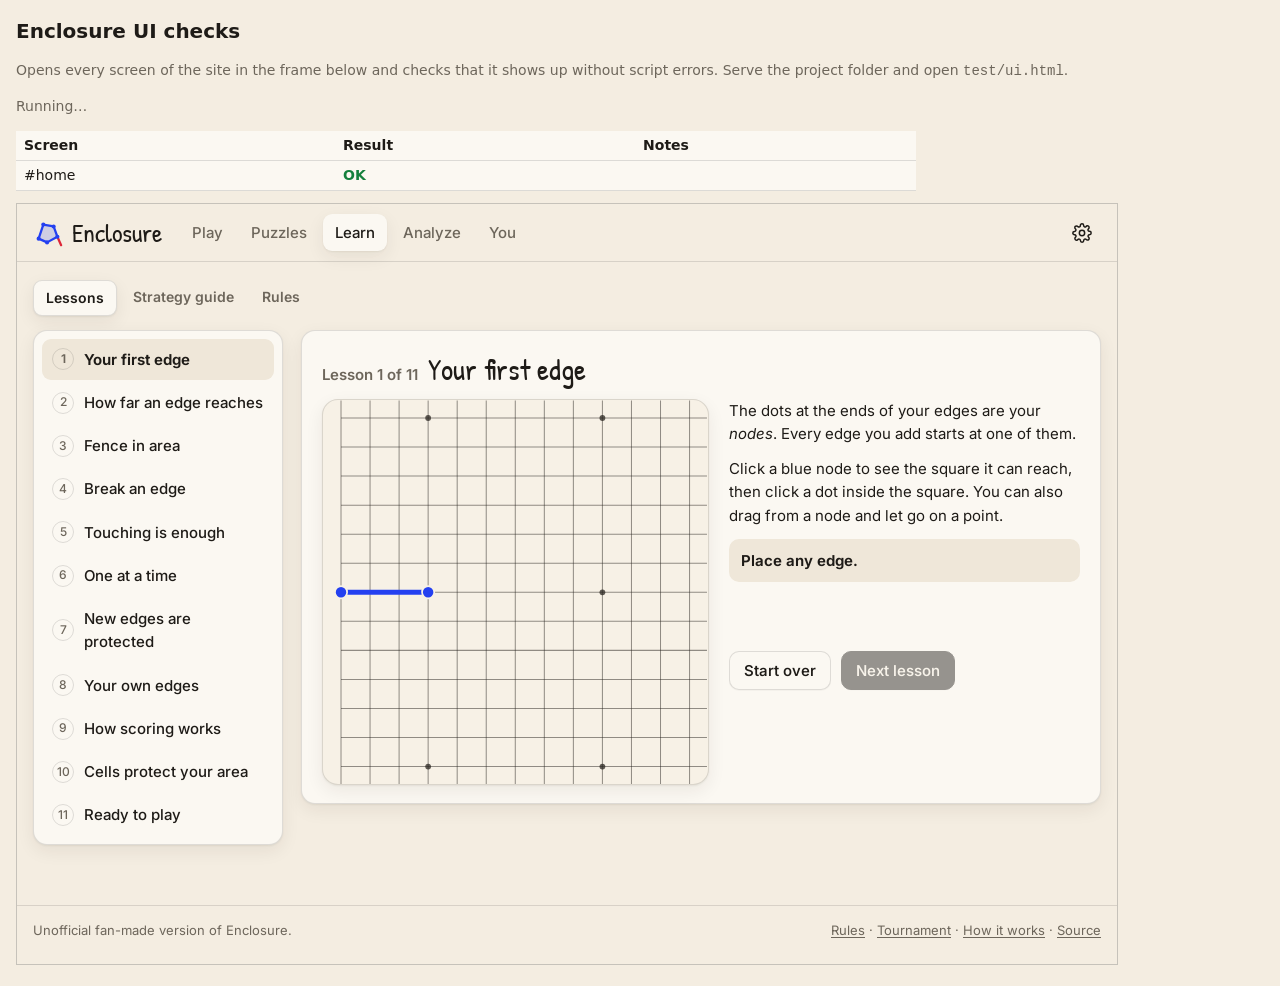
<file: test/ui.html>
<!doctype html>
<html lang="en">
<head>
<meta charset="utf-8">
<meta name="viewport" content="width=device-width, initial-scale=1">
<title>Enclosure UI checks</title>
<style>
  :root { --ok: #15803d; --bad: #c4001b; --ink: #1e1b17; --muted: #6d665b; --paper: #f4ede1; --card: #fbf8f2; }
  @media (prefers-color-scheme: dark) { :root { --ok: #4ade80; --bad: #ff5a6c; --ink: #e6ebf5; --muted: #95a1ba; --paper: #0b1120; --card: #121a2e; } }
  body { font: 14px/1.5 system-ui, sans-serif; margin: 0; padding: 16px; background: var(--paper); color: var(--ink); }
  h1 { font-size: 20px; margin: 0 0 8px; }
  table { border-collapse: collapse; width: 100%; max-width: 900px; background: var(--card); }
  td, th { text-align: left; padding: 4px 8px; border-bottom: 1px solid rgba(128, 128, 128, 0.25); vertical-align: top; }
  .ok { color: var(--ok); font-weight: 600; }
  .bad { color: var(--bad); font-weight: 600; }
  iframe { width: 1100px; max-width: 100%; height: 760px; border: 1px solid rgba(128, 128, 128, 0.4); margin-top: 12px; }
  p { color: var(--muted); }
</style>
</head>
<body>
<h1>Enclosure UI checks</h1>
<p>Opens every screen of the site in the frame below and checks that it shows up without script errors. Serve the project folder and open <code>test/ui.html</code>.</p>
<p id="summary">Running…</p>
<table><thead><tr><th>Screen</th><th>Result</th><th>Notes</th></tr></thead><tbody id="rows"></tbody></table>
<iframe id="frame" title="Site under test"></iframe>
<script type="module">
const frame = document.getElementById('frame');
const rows = document.getElementById('rows');
const sleep = (ms) => new Promise((r) => setTimeout(r, ms));
const errors = [];

function row(name, ok, note) {
  const tr = document.createElement('tr');
  tr.innerHTML = `<td>${name}</td><td class="${ok ? 'ok' : 'bad'}">${ok ? 'OK' : 'FAIL'}</td><td></td>`;
  tr.lastChild.textContent = note || '';
  rows.appendChild(tr);
  return ok;
}

async function load() {
  frame.src = '../index.html#home';
  await new Promise((r) => { frame.onload = r; });
  const w = frame.contentWindow;
  w.addEventListener('error', (e) => errors.push(`${e.message} (${(e.filename || '').split('/').pop()}:${e.lineno})`));
  w.addEventListener('unhandledrejection', (e) => errors.push(String(e.reason && e.reason.message || e.reason)));
  for (let i = 0; i < 50 && !w.app; i++) await sleep(100);
  return w;
}

const checks = [
  ['home', 'home', (w, d) => d.querySelector('#demo-board svg') ? '' : 'demo board missing'],
  ['learn', 'learn', (w, d) => d.querySelector('#lesson-board svg') ? '' : 'lesson board missing'],
  ['guide/1', 'guide', (w, d) => d.querySelector('#guide-chapter h2') ? '' : 'chapter missing'],
  ['guide/5', 'guide', (w, d) => d.querySelectorAll('#guide-chapter svg').length >= 2 ? '' : 'diagram or task missing'],
  ['rules', 'rules', (w, d) => d.querySelectorAll('#view-rules .mini-board svg').length >= 3 ? '' : 'diagrams missing'],
  ['puzzles', 'puzzles', (w, d) => d.querySelectorAll('#pz-list button').length > 50 ? '' : 'puzzle list short'],
  ['puzzles/daily', 'puzzles', (w, d) => d.querySelector('.cal-day') ? '' : 'calendar empty'],
  ['puzzles/rush', 'puzzles', (w, d) => !d.getElementById('pz-rush').hidden ? '' : 'rush panel hidden'],
  ['puzzles/mine', 'puzzles', () => ''],
  ['analysis', 'analysis', (w, d) => d.querySelector('#an-board svg') ? '' : 'board missing'],
  ['tournament', 'tournament', (w, d) => d.getElementById('tour-view').textContent.trim() ? '' : 'empty'],
  ['you', 'you', (w, d) => d.querySelectorAll('#you-achievements .ach').length >= 20 ? '' : 'achievements missing'],
  ['about', 'about', () => ''],
];

async function run() {
  const w = await load();
  const d = w.document;
  let pass = 0, total = 0;
  for (const [hash, view, test] of checks) {
    const before = errors.length;
    w.location.hash = `#${hash}`;
    await sleep(700);
    const active = d.querySelector('.view.active');
    let note = active && active.id === `view-${view}` ? test(w, d) : `showed ${active ? active.id : 'nothing'}`;
    if (errors.length > before) note = `${note} ${errors.slice(before).join('; ')}`.trim();
    total++;
    if (row(`#${hash}`, !note, note)) pass++;
  }

  // A quick game against the computer: one edge, then the computer answers.
  {
    const before = errors.length;
    w.app.startQuick({ mode: 'ai', level: 'easy', color: 0 });
    await sleep(500);
    const p = w.app.play;
    let note = '';
    try { p.humanMove(3, 9, 5, 7); } catch (e) { note = e.message; }
    for (let i = 0; i < 60 && p.game.player !== 0; i++) await sleep(250);
    if (!note && p.game.history.length !== 3) note = `expected 3 edges, found ${p.game.history.length}`;
    if (errors.length > before) note = `${note} ${errors.slice(before).join('; ')}`.trim();
    total++;
    if (row('play against Easy', !note, note)) pass++;
  }

  // Every tab on the play screen.
  for (const tab of ['moves', 'chart', 'coach', 'why', 'share']) {
    const before = errors.length;
    d.querySelector(`#view-play .tab[data-tab="${tab}"]`).click();
    await sleep(250);
    const panel = d.querySelector(`#view-play .tab-panel[data-panel="${tab}"]`);
    let note = panel && !panel.hidden && panel.textContent.trim() ? '' : 'panel empty';
    if (errors.length > before) note = `${note} ${errors.slice(before).join('; ')}`.trim();
    total++;
    if (row(`play tab: ${tab}`, !note, note)) pass++;
  }

  // Overlays.
  for (const key of ['reach', 'risk', 'weak', 'warn']) {
    const before = errors.length;
    const b = d.querySelector(`.show-row [data-show="${key}"]`);
    b.click();
    await sleep(250);
    const on = b.getAttribute('aria-pressed') === 'true';
    b.click();
    let note = on ? '' : 'did not switch on';
    if (errors.length > before) note = `${note} ${errors.slice(before).join('; ')}`.trim();
    total++;
    if (row(`show: ${key}`, !note, note)) pass++;
  }

  // Dialogs open and close.
  for (const [name, open, id] of [['new game', () => w.app.openNewGame('local'), 'dlg-new'], ['settings', () => w.app.openSettings(), 'dlg-settings']]) {
    const before = errors.length;
    open();
    await sleep(200);
    const dlg = d.getElementById(id);
    let note = dlg.open ? '' : 'did not open';
    dlg.close();
    if (errors.length > before) note = `${note} ${errors.slice(before).join('; ')}`.trim();
    total++;
    if (row(`dialog: ${name}`, !note, note)) pass++;
  }

  document.getElementById('summary').innerHTML = `<span class="${pass === total ? 'ok' : 'bad'}">${pass} of ${total} checks passed.</span>`;
  window.result = { pass, total, errors };
}

run();
</script>
</body>
</html>
</file>
<file: css/style.css>
/* ---------- tokens ---------- */
:root {
  --paper: #f4ede1;
  --paper-board: #f7f1e6;
  --card: #fbf8f2;
  --card-2: #efe7d9;
  --ink: #1e1b17;
  --muted: #6d665b;
  --line: rgba(30, 27, 23, 0.13);
  --grid: #2b2722;
  --grid-op: 0.5;
  --c0: #2440f0;
  --c1: #dd2738;
  --c2: #12873d;
  --c3: #b07d00;
  --link: #2440f0;
  --face-op: 0.17;
  --core: #ffffff;
  --danger: #d4202f;
  --good: #15803d;
  --warn: #d97706;
  --hint: #0f9d58;
  --focus: #2440f0;
  --shadow: 0 1px 2px rgba(40, 30, 10, 0.06), 0 6px 18px rgba(40, 30, 10, 0.07);
  --radius: 14px;
  --font: Inter, system-ui, -apple-system, "Segoe UI", Roboto, sans-serif;
  --hand: "Patrick Hand", "Comic Sans MS", system-ui, sans-serif;
  color-scheme: light;
}


@media (prefers-color-scheme: dark) {
  :root:not([data-theme="paper"]):not([data-theme="contrast"]) {
    --paper: #0b1120; --paper-board: #0e1527; --card: #121a2e; --card-2: #182238;
    --ink: #e6ebf5; --muted: #95a1ba; --line: rgba(160, 180, 220, 0.14);
    --grid: #9db0d6; --grid-op: 0.2;
    --c0: #35d4ff; --c1: #ff4b60; --c2: #4ade80; --c3: #fbbf24; --link: #6fdcff;
    --face-op: 0.2; --core: #f4fbff; --danger: #ff5a6c; --good: #4ade80; --warn: #fbbf24; --hint: #4ade80; --focus: #35d4ff;
    --shadow: 0 1px 2px rgba(0, 0, 0, 0.3), 0 8px 24px rgba(0, 0, 0, 0.35);
    color-scheme: dark;
  }
}
:root[data-theme="night"] {
  --paper: #0b1120; --paper-board: #0e1527; --card: #121a2e; --card-2: #182238;
  --ink: #e6ebf5; --muted: #95a1ba; --line: rgba(160, 180, 220, 0.14);
  --grid: #9db0d6; --grid-op: 0.2;
  --c0: #35d4ff; --c1: #ff4b60; --c2: #4ade80; --c3: #fbbf24; --link: #6fdcff;
  --face-op: 0.2; --core: #f4fbff; --danger: #ff5a6c; --good: #4ade80; --warn: #fbbf24; --hint: #4ade80; --focus: #35d4ff;
  --shadow: 0 1px 2px rgba(0, 0, 0, 0.3), 0 8px 24px rgba(0, 0, 0, 0.35);
  color-scheme: dark;
}


:root[data-theme="contrast"] {
  --paper: #ffffff; --paper-board: #ffffff; --card: #ffffff; --card-2: #ececec;
  --ink: #000000; --muted: #2b2b2b; --line: rgba(0, 0, 0, 0.55);
  --grid: #000000; --grid-op: 0.55;
  --link: #0030d0; --face-op: 0.26; --core: #ffffff;
  --danger: #b00014; --good: #006b2a; --warn: #a14a00; --hint: #006b2a; --focus: #000000;
  --shadow: none;
  color-scheme: light;
}
:root[data-theme="contrast"] .btn { border-width: 1.5px; }
:root[data-theme="contrast"] .node { stroke: #000; stroke-width: 0.05; }

/* ---------- base ---------- */
* { box-sizing: border-box; }
html { -webkit-text-size-adjust: 100%; }
body {
  margin: 0; background: var(--paper); color: var(--ink);
  font: 15px/1.55 var(--font);
  min-height: 100vh; display: flex; flex-direction: column;
}
a { color: var(--link); text-underline-offset: 2px; }
h1, h2, h3 { line-height: 1.2; margin: 0 0 0.5em; }
p { margin: 0 0 0.8em; }
code { font: 0.92em ui-monospace, "SF Mono", Menlo, monospace; background: var(--card-2); padding: 0.05em 0.35em; border-radius: 5px; }
:focus-visible { outline: 2.5px solid var(--focus); outline-offset: 2px; border-radius: 6px; }
button { font: inherit; color: inherit; }
[hidden] { display: none !important; }
.skip { position: absolute; left: -999px; top: 8px; background: var(--card); padding: 8px 12px; border-radius: 8px; z-index: 99; }
.skip:focus { left: 8px; }
.small { font-size: 13px; color: var(--muted); }
.display { font-family: var(--hand); font-weight: 400; }

/* ---------- header ---------- */
.top {
  position: sticky; top: 0; z-index: 20;
  display: flex; align-items: center; gap: 18px;
  padding: 10px max(16px, env(safe-area-inset-left)); height: 58px;
  background: color-mix(in srgb, var(--paper) 88%, transparent);
  backdrop-filter: blur(10px); -webkit-backdrop-filter: blur(10px);
  border-bottom: 1px solid var(--line);
}
.brand { display: flex; align-items: center; gap: 9px; text-decoration: none; color: var(--ink); font: 26px/1 var(--hand); }
.brand-mark { width: 30px; height: 30px; }
.bm-fill { fill: var(--c0); opacity: 0.18; }
.bm-line { fill: none; stroke: var(--c0); stroke-width: 2.4; stroke-linejoin: round; }
.bm-red { stroke: var(--c1); stroke-width: 2.4; stroke-linecap: round; }
.bm-node { fill: var(--c0); }
.nav { display: flex; gap: 4px; }
.nav a { padding: 7px 12px; border-radius: 9px; color: var(--muted); text-decoration: none; font-weight: 500; }
.nav a:hover { color: var(--ink); background: var(--card-2); }
.nav a.active { color: var(--ink); background: var(--card); box-shadow: var(--shadow); }
.top-tools { margin-left: auto; display: flex; gap: 6px; }
.icon-btn {
  width: 38px; height: 38px; display: inline-grid; place-items: center;
  border: 1px solid transparent; background: none; border-radius: 10px; cursor: pointer; color: var(--ink);
}
.icon-btn:hover { background: var(--card-2); }
.icon-btn svg { width: 20px; height: 20px; fill: none; stroke: currentColor; stroke-width: 1.8; stroke-linecap: round; stroke-linejoin: round; }

main { flex: 1; width: 100%; max-width: 1240px; margin: 0 auto; padding: 18px 16px 28px; }
.view { display: none; }
.view.active { display: block; animation: viewIn 0.25s ease; }
@keyframes viewIn { from { opacity: 0; transform: translateY(4px); } to { opacity: 1; transform: none; } }

.foot { display: flex; flex-wrap: wrap; gap: 6px 18px; justify-content: space-between; max-width: 1240px; width: 100%; margin: 0 auto; padding: 14px 16px 24px; color: var(--muted); font-size: 13px; border-top: 1px solid var(--line); }
.foot a { color: var(--muted); }

/* ---------- buttons ---------- */
.btn {
  display: inline-flex; align-items: center; justify-content: center; gap: 6px;
  min-height: 38px; padding: 7px 14px; border-radius: 10px; cursor: pointer;
  border: 1px solid var(--line); background: var(--card); color: var(--ink); font-weight: 550;
  box-shadow: 0 1px 1px rgba(0, 0, 0, 0.03); transition: background 0.15s, transform 0.05s, border-color 0.15s;
}
a.btn { text-decoration: none; white-space: nowrap; color: var(--ink); }
.btn:hover { background: var(--card-2); }
.btn:active { transform: translateY(1px); }
.btn:disabled { opacity: 0.45; cursor: default; transform: none; }
.btn.primary { background: var(--ink); color: var(--paper); border-color: var(--ink); }
.btn.primary:hover { background: color-mix(in srgb, var(--ink) 86%, var(--c0)); }
.btn.big { min-height: 46px; padding: 10px 18px; font-size: 16px; border-radius: 12px; }
.btn.toggle[aria-pressed="true"] { background: color-mix(in srgb, var(--c0) 14%, var(--card)); border-color: var(--c0); color: var(--ink); }
.btn.danger-text { color: var(--danger); }
.chip { display: inline-block; width: 12px; height: 12px; border-radius: 50%; flex: none; }
.chip-p0 { background: var(--c0); }
.chip-p1 { background: var(--c1); }
.chip-p2 { background: var(--c2); }
.chip-p3 { background: var(--c3); }

.card { background: var(--card); border: 1px solid var(--line); border-radius: var(--radius); box-shadow: var(--shadow); }
.card-lite { background: var(--card); border: 1px solid var(--line); border-radius: 12px; }

/* ---------- home ---------- */
.hero { display: grid; grid-template-columns: minmax(0, 1.05fr) minmax(0, 1fr); gap: 36px; align-items: center; padding: 18px 0 30px; }
.hero h1 { font-size: clamp(56px, 9vw, 96px); margin-bottom: 6px; letter-spacing: 0.5px; }
.lede { font-size: 18px; color: var(--muted); max-width: 36em; }
.hero-actions { display: flex; flex-wrap: wrap; gap: 10px; margin: 22px 0 14px; }
.hero-sub { color: var(--muted); }
.hero-board { position: relative; }
.demo-board { aspect-ratio: 1; border-radius: 18px; background: var(--paper-board); border: 1px solid var(--line); box-shadow: var(--shadow); overflow: hidden; }
.demo-caption { text-align: center; color: var(--muted); font-size: 13px; margin-top: 8px; min-height: 1.4em; }
.resume { display: flex; align-items: center; justify-content: space-between; gap: 14px; padding: 12px 14px; margin-top: 18px; max-width: 520px; }
.resume span { display: block; color: var(--muted); font-size: 14px; }
.steps { display: grid; grid-template-columns: repeat(3, minmax(0, 1fr)); gap: 16px; }
.step { padding: 14px 16px 16px; }
.step h3 { font: 26px var(--hand); margin: 10px 0 4px; }
.step p { color: var(--muted); margin: 0; }
.mini-board { aspect-ratio: 1.45; border-radius: 10px; background: var(--paper-board); border: 1px solid var(--line); overflow: hidden; }
.mini-board .board-svg { width: 100%; height: 100%; }
.record { padding: 16px; margin-top: 16px; }
.record h3 { font-size: 16px; }
.record-grid { display: grid; grid-template-columns: repeat(3, minmax(0, 1fr)); gap: 10px; }
.record-cell { background: var(--card-2); border-radius: 10px; padding: 10px 12px; }
.record-cell b { display: block; font: 24px var(--hand); }
.record-cell span { color: var(--muted); font-size: 13px; }

/* ---------- play ---------- */
.play-layout { display: grid; grid-template-columns: minmax(0, 1fr) 340px; gap: 22px; align-items: start; }
.board-col { display: flex; flex-direction: column; align-items: center; min-width: 0; }
.board-wrap { position: relative; width: min(100%, calc(100vh - 190px)); min-width: 280px; }
.board { aspect-ratio: 1; background: var(--paper-board); border-radius: 16px; border: 1px solid var(--line); box-shadow: var(--shadow); overflow: hidden; }
.board-overlay {
  position: absolute; inset: 0; display: grid; place-items: center; pointer-events: none;
  font: 34px var(--hand); color: var(--ink);
}
.board-overlay span { background: var(--card); padding: 10px 22px; border-radius: 14px; box-shadow: var(--shadow); animation: popBanner 1.4s ease forwards; }
@keyframes popBanner { 0% { opacity: 0; transform: scale(0.9); } 15% { opacity: 1; transform: scale(1); } 80% { opacity: 1; } 100% { opacity: 0; } }
.status { min-height: 1.6em; margin: 10px 0 0; text-align: center; color: var(--muted); font-weight: 500; max-width: 640px; }
.status .s-good { color: var(--good); }
.status .s-bad { color: var(--danger); }
.status b { color: var(--ink); }

.scorebar { display: none; }
.side { display: flex; flex-direction: column; gap: 12px; min-width: 0; }
.players { display: grid; grid-template-columns: 1fr 1fr; gap: 10px; }
.player-card { background: var(--card); border: 1px solid var(--line); border-radius: 14px; padding: 10px 12px; position: relative; transition: box-shadow 0.2s, border-color 0.2s; }
.player-card.active { box-shadow: var(--shadow); }
.player-card[data-pl="0"].active { border-color: var(--c0); box-shadow: 0 0 0 1px var(--c0), var(--shadow); }
.player-card[data-pl="1"].active { border-color: var(--c1); box-shadow: 0 0 0 1px var(--c1), var(--shadow); }
.player-card[data-pl="2"].active { border-color: var(--c2); box-shadow: 0 0 0 1px var(--c2), var(--shadow); }
.player-card[data-pl="3"].active { border-color: var(--c3); box-shadow: 0 0 0 1px var(--c3), var(--shadow); }
.pc-top { display: flex; align-items: center; gap: 7px; font-weight: 600; font-size: 14px; min-width: 0; }
.pc-name { overflow: hidden; text-overflow: ellipsis; white-space: nowrap; }
.pc-clock { margin-left: auto; font: 600 13px ui-monospace, Menlo, monospace; padding: 1px 6px; border-radius: 6px; background: var(--card-2); }
.pc-clock.low { background: var(--danger); color: #fff; }
.pc-clock.running { outline: 1.5px solid currentColor; }
.pc-score { display: flex; align-items: baseline; gap: 5px; margin-top: 2px; }
.pc-points { font: 34px/1.1 var(--hand); }
.pc-unit { color: var(--muted); font-size: 12px; }
.pc-sub { color: var(--muted); font-size: 13px; }
.pc-sub span:first-child { color: var(--ink); font-weight: 600; }
.pc-delta { font-weight: 600; }
.pc-delta.up { color: var(--good); }
.pc-delta.down { color: var(--danger); }
.pc-turn { min-height: 18px; font-size: 12.5px; font-weight: 600; margin-top: 3px; display: flex; align-items: center; gap: 5px; }
.pip { width: 9px; height: 9px; border-radius: 50%; border: 1.6px solid currentColor; display: inline-block; }
.pip.full { background: currentColor; }
.player-card[data-pl="0"] .pc-turn { color: var(--c0); }
.player-card[data-pl="1"] .pc-turn { color: var(--c1); }
.player-card[data-pl="2"] .pc-turn { color: var(--c2); }
.player-card[data-pl="3"] .pc-turn { color: var(--c3); }
.float-gain { position: absolute; right: 12px; top: 34px; font: 22px var(--hand); color: var(--good); animation: floatUp 1.1s ease forwards; pointer-events: none; }
@keyframes floatUp { from { opacity: 0; transform: translateY(6px); } 20% { opacity: 1; } to { opacity: 0; transform: translateY(-18px); } }

.progress { padding: 10px 12px; }
.progress-text { display: flex; justify-content: space-between; font-size: 13px; color: var(--muted); }
.progress-text span:first-child { color: var(--ink); font-weight: 600; }
.progress-bar { height: 6px; border-radius: 6px; background: var(--card-2); margin-top: 6px; overflow: hidden; }
.progress-fill { height: 100%; width: 0; background: linear-gradient(90deg, var(--c0), var(--c1)); transition: width 0.3s; }
.projection { font-size: 12.5px; color: var(--muted); margin-top: 6px; }
.actions { display: grid; grid-template-columns: repeat(3, minmax(0, 1fr)); gap: 8px; }
.actions .btn { padding: 7px 8px; font-size: 14px; }
.legend { display: flex; flex-wrap: wrap; gap: 4px 14px; font-size: 12.5px; color: var(--muted); }
.legend span { display: inline-flex; align-items: center; gap: 6px; }
.lg { display: inline-block; width: 18px; height: 6px; border-radius: 4px; }
.lg-fresh { background: var(--c0); box-shadow: inset 0 0 0 1.5px var(--c0), inset 0 0 0 3px var(--core); }
.lg-break { width: 10px; height: 10px; border-radius: 50%; border: 2px solid var(--danger); }
.lg-close { width: 10px; height: 10px; border-radius: 50%; background: var(--good); }
.tabs { display: flex; gap: 4px; border-bottom: 1px solid var(--line); overflow-x: auto; scrollbar-width: none; }
.tabs::-webkit-scrollbar { display: none; }
.tab { flex: none; }
.tab { border: 0; background: none; padding: 7px 10px; cursor: pointer; color: var(--muted); font-weight: 600; font-size: 14px; border-bottom: 2px solid transparent; margin-bottom: -1px; }
.tab[aria-selected="true"] { color: var(--ink); border-bottom-color: var(--ink); }
.tab-panel { min-height: 120px; }
.moves { list-style: none; margin: 0; padding: 0; max-height: 300px; overflow: auto; font: 13px/1.6 ui-monospace, "SF Mono", Menlo, monospace; }
.moves li { display: grid; grid-template-columns: 34px 1fr auto; gap: 6px; padding: 2px 6px; border-radius: 6px; align-items: baseline; }
.moves li:nth-child(odd) { background: color-mix(in srgb, var(--card-2) 60%, transparent); }
.moves li.current { outline: 1.5px solid var(--focus); }
.moves .mv-n { color: var(--muted); }
.moves .mv-p0 { color: var(--c0); }
.moves .mv-p1 { color: var(--c1); }
.moves .mv-p2 { color: var(--c2); }
.moves .mv-p3 { color: var(--c3); }
.moves .mv-s { color: var(--muted); font-family: var(--font); font-size: 12px; text-align: right; }
.moves button { all: unset; cursor: pointer; }
.moves button:hover { text-decoration: underline; }
.chart { width: 100%; }
.chart svg { width: 100%; height: auto; display: block; }
.chart .ax { stroke: var(--line); }
.chart .ln-p0 { stroke: var(--c0); fill: none; stroke-width: 2; }
.chart .ln-p1 { stroke: var(--c1); fill: none; stroke-width: 2; }
.chart .ln-p2 { stroke: var(--c2); fill: none; stroke-width: 2; }
.chart .ln-p3 { stroke: var(--c3); fill: none; stroke-width: 2; }
.chart .ar-p0 { fill: var(--c0); opacity: 0.16; }
.chart .ar-p1 { fill: var(--c1); opacity: 0.16; }
.chart .ar-p2 { fill: var(--c2); opacity: 0.16; }
.chart .ar-p3 { fill: var(--c3); opacity: 0.16; }
.chart text { fill: var(--muted); font-size: 10px; }
.share-row { display: flex; gap: 8px; margin: 8px 0; }
.share-row input { flex: 1; min-width: 0; padding: 8px 10px; border-radius: 9px; border: 1px solid var(--line); background: var(--card-2); color: var(--ink); font: 13px ui-monospace, Menlo, monospace; }
.review-bar { display: flex; align-items: center; gap: 6px; margin-top: 10px; width: min(100%, 640px); }
.review-bar input[type=range] { flex: 1; accent-color: var(--ink); }
.review-pos { font-size: 13px; color: var(--muted); min-width: 92px; text-align: right; }

/* ---------- board svg ---------- */
.board-svg { width: 100%; height: 100%; display: block; user-select: none; -webkit-user-select: none; }
.board .board-svg { touch-action: none; }
.board-svg:focus { outline: none; }
.board-svg:focus-visible { outline: 2.5px solid var(--focus); outline-offset: -3px; border-radius: 16px; }
.grid-line { stroke: var(--grid); opacity: var(--grid-op); }
.grid-edge { stroke-width: 0.05; }
.star { fill: var(--grid); opacity: calc(var(--grid-op) + 0.25); }
.coord { font: 0.4px var(--font); fill: var(--muted); text-anchor: middle; }
.faces-p0 { fill: var(--c0); opacity: var(--face-op); }
.faces-p1 { fill: var(--c1); opacity: var(--face-op); }
.faces-p2 { fill: var(--c2); opacity: var(--face-op); }
.faces-p3 { fill: var(--c3); opacity: var(--face-op); }
.hb-p0 { fill: var(--c0); opacity: 0.45; }
.hl-p0 { stroke: var(--c0); stroke-width: 0.12; }
.hb-p1 { fill: var(--c1); opacity: 0.45; }
.hl-p1 { stroke: var(--c1); stroke-width: 0.12; }
.hb-p2 { fill: var(--c2); opacity: 0.45; }
.hl-p2 { stroke: var(--c2); stroke-width: 0.12; }
.hb-p3 { fill: var(--c3); opacity: 0.45; }
.hl-p3 { stroke: var(--c3); stroke-width: 0.12; }
.faces-preview { opacity: 0.32; }
.faces-preview.fp-p0 { fill: var(--c0); }
.faces-preview.fp-p1 { fill: var(--c1); }
.faces-preview.fp-p2 { fill: var(--c2); }
.faces-preview.fp-p3 { fill: var(--c3); }
.face-in { animation: faceIn 0.7s ease; }
@keyframes faceIn { from { fill-opacity: 0; } to { fill-opacity: 1; } }
.area-label { font-family: var(--hand); text-anchor: middle; pointer-events: none; opacity: 0.85; }
.al-p0 { fill: color-mix(in srgb, var(--c0) 70%, var(--ink)); }
.al-p1 { fill: color-mix(in srgb, var(--c1) 70%, var(--ink)); }
.al-p2 { fill: color-mix(in srgb, var(--c2) 70%, var(--ink)); }
.al-p3 { fill: color-mix(in srgb, var(--c3) 70%, var(--ink)); }
.edge { stroke-linecap: round; }
.e-p0 { stroke: var(--c0); }
.e-p1 { stroke: var(--c1); }
.e-p2 { stroke: var(--c2); }
.e-p3 { stroke: var(--c3); }
.core { stroke: var(--core); stroke-linecap: round; pointer-events: none; }
.draw-in { stroke-dasharray: 1; stroke-dashoffset: 1; animation: drawIn 0.3s ease-out forwards; }
@keyframes drawIn { to { stroke-dashoffset: 0; } }
.node { stroke: var(--paper-board); stroke-width: 0.06; transform-box: fill-box; transform-origin: center; transition: transform 0.12s; }
.n-p0 { fill: var(--c0); }
.n-p1 { fill: var(--c1); }
.n-p2 { fill: var(--c2); }
.n-p3 { fill: var(--c3); }
.can-move .node.mine { cursor: pointer; }
.can-move .node.mine:hover { transform: scale(1.3); }
.node.selected { transform: scale(1.35); stroke: var(--ink); stroke-width: 0.07; }
.pop-in { animation: popIn 0.35s ease; }
@keyframes popIn { from { transform: scale(0.2); } 70% { transform: scale(1.25); } to { transform: scale(1); } }
.reach { fill: var(--ink); fill-opacity: 0.035; stroke: var(--ink); stroke-opacity: 0.45; stroke-width: 0.05; stroke-dasharray: 0.18 0.14; }
.target { fill: var(--ink); opacity: 0.32; pointer-events: none; }
.target.t-close { fill: var(--good); opacity: 0.8; }
.target.t-break { fill: none; stroke: var(--danger); stroke-width: 0.07; opacity: 0.95; }
.ghost { stroke-width: 0.15; stroke-linecap: round; opacity: 0.6; pointer-events: none; }
.ghost.pending { opacity: 0.9; stroke-dasharray: 0.3 0.15; animation: march 0.8s linear infinite; }
.g-p0 { stroke: var(--c0); fill: var(--c0); }
.g-p1 { stroke: var(--c1); fill: var(--c1); }
.g-p2 { stroke: var(--c2); fill: var(--c2); }
.g-p3 { stroke: var(--c3); fill: var(--c3); }
.ghost-node { opacity: 0.65; stroke: none; }
.ghost.bad { stroke: var(--muted); stroke-dasharray: 0.2 0.15; opacity: 0.7; }
.bad-x line { stroke: var(--danger); stroke-width: 0.09; stroke-linecap: round; }
.victim { stroke: var(--danger); stroke-width: 0.42; stroke-linecap: round; opacity: 0.35; animation: pulse 0.9s ease-in-out infinite; pointer-events: none; }
.victim.shielded { stroke: var(--warn); }
@keyframes pulse { 50% { opacity: 0.12; } }
.hint { stroke: var(--hint); stroke-width: 0.2; stroke-linecap: round; stroke-dasharray: 0.3 0.2; animation: march 0.9s linear infinite; pointer-events: none; }
.hint-dot { fill: none; stroke: var(--hint); stroke-width: 0.07; animation: pulse 1s infinite; }
@keyframes march { to { stroke-dashoffset: -1; } }
.scar { stroke-width: 0.09; stroke-dasharray: 0.12 0.16; stroke-linecap: round; opacity: 0.45; pointer-events: none; }
.coach-weak { stroke: var(--warn); stroke-width: 0.5; stroke-linecap: round; opacity: 0.38; pointer-events: none; }
.coach-target { stroke: var(--good); stroke-width: 0.5; stroke-linecap: round; opacity: 0.35; pointer-events: none; stroke-dasharray: 0.25 0.18; }
.snap { stroke-width: 0.17; stroke-linecap: round; animation: snap 0.7s ease-out forwards; }
@keyframes snap { 0% { opacity: 1; stroke-width: 0.17; } 30% { opacity: 1; stroke-width: 0.4; stroke: var(--core); } 100% { opacity: 0; stroke-width: 0.05; } }
.node-out { animation: popOut 0.55s ease forwards; transform-box: fill-box; transform-origin: center; }
@keyframes popOut { to { transform: scale(0); opacity: 0; } }
.kbd-cursor { fill: none; stroke: var(--focus); stroke-width: 0.06; }

:root[data-theme="night"] .layer-edges, :root[data-theme="night"] .layer-nodes { filter: url(#glow); }
@media (prefers-color-scheme: dark) { :root:not([data-theme="paper"]):not([data-theme="contrast"]) .layer-edges, :root:not([data-theme="paper"]):not([data-theme="contrast"]) .layer-nodes { filter: url(#glow); } }

/* ---------- learn ---------- */
.learn-layout { display: grid; grid-template-columns: 250px minmax(0, 1fr); gap: 18px; align-items: start; }
.lesson-list { padding: 8px; display: flex; flex-direction: column; gap: 2px; }
.lesson-list button { all: unset; display: flex; align-items: center; gap: 10px; padding: 9px 10px; border-radius: 9px; cursor: pointer; font-weight: 500; }
.lesson-list button:hover { background: var(--card-2); }
.lesson-list button[aria-current="true"] { background: var(--card-2); font-weight: 650; }
.lesson-list button:focus-visible { outline: 2.5px solid var(--focus); }
.ll-mark { width: 22px; height: 22px; border-radius: 50%; border: 1.6px solid var(--line); display: grid; place-items: center; font-size: 12px; color: var(--muted); flex: none; }
.ll-mark.done { background: var(--good); border-color: var(--good); color: #fff; }
.lesson { padding: 18px 20px; }
.lesson-head { display: flex; align-items: baseline; gap: 10px; }
.lesson-num { color: var(--muted); font-weight: 600; }
.lesson-head h2 { font: 30px var(--hand); margin: 0 0 10px; }
.lesson-body { display: grid; grid-template-columns: minmax(0, 1.1fr) minmax(0, 1fr); gap: 20px; align-items: start; }
.lesson-board-wrap { width: 100%; }
.lesson-task { font-weight: 650; padding: 10px 12px; border-radius: 10px; background: var(--card-2); }
.lesson-feedback { min-height: 3em; font-weight: 500; }
.lesson-feedback.good { color: var(--good); }
.lesson-feedback.bad { color: var(--danger); }
.lesson-actions { display: flex; gap: 10px; flex-wrap: wrap; }

/* ---------- puzzles ---------- */
.pz-layout { display: grid; grid-template-columns: minmax(0, 1fr) 270px; gap: 18px; align-items: start; }
.pz-main { padding: 16px 18px; }
.pz-head { display: flex; justify-content: space-between; align-items: center; gap: 10px; }
.pz-head h2 { display: inline; font: 32px var(--hand); margin: 0; }
.pz-meta { color: var(--muted); font-size: 13.5px; margin-left: 6px; }
.pz-nav { display: flex; gap: 4px; }
.pz-body { display: grid; grid-template-columns: minmax(0, 1.8fr) minmax(0, 1fr); gap: 20px; margin-top: 10px; align-items: start; }
.pz-swing { display: flex; justify-content: space-between; gap: 10px; padding: 8px 12px; border-radius: 10px; border: 1px solid var(--line); margin-bottom: 10px; font-size: 14px; }
.pz-swing span { color: var(--muted); }
.pz-aside { padding: 14px; }
.pz-aside h3 { font-size: 16px; margin-bottom: 2px; }
.pz-list { display: grid; grid-template-columns: repeat(auto-fill, minmax(42px, 1fr)); gap: 6px; margin: 8px 0 10px; }
.pz-list button { aspect-ratio: 1; border-radius: 10px; border: 1px solid var(--line); background: var(--card); cursor: pointer; display: flex; flex-direction: column; align-items: center; justify-content: center; font-weight: 650; font-size: 14px; padding: 0; }
.pz-list button:hover { background: var(--card-2); }
.pz-list button.done { background: var(--good); color: #fff; border-color: var(--good); }
.pz-list button[aria-current="true"] { outline: 2.5px solid var(--ink); outline-offset: 1px; }
.pz-list .dots { font-style: normal; font-size: 11px; line-height: 0.8; letter-spacing: 1px; opacity: 0.75; }
.t-p0 { color: var(--c0); }
.t-p1 { color: var(--c1); }
.t-p2 { color: var(--c2); }
.t-p3 { color: var(--c3); }
.hero-text .resume + .resume { margin-top: 10px; }

/* ---------- rules ---------- */
.rules { max-width: 860px; margin: 0 auto; }
.rules h1 { font: 52px var(--hand); margin-bottom: 4px; }
.rules h2 { font: 32px var(--hand); margin: 30px 0 10px; }
.rule-row { display: grid; grid-template-columns: 300px minmax(0, 1fr); gap: 22px; align-items: start; margin-bottom: 14px; }
.rules ul { padding-left: 1.2em; margin: 0 0 0.8em; }
.faq dt { font-weight: 650; margin-top: 12px; }
.faq dd { margin: 2px 0 0; color: var(--muted); }
.fine { color: var(--muted); font-size: 13px; margin-top: 34px; }

/* ---------- dialogs ---------- */
.dlg { border: 1px solid var(--line); border-radius: 18px; padding: 0; background: var(--card); color: var(--ink); box-shadow: 0 24px 60px rgba(0, 0, 0, 0.3); width: min(520px, calc(100vw - 24px)); max-height: calc(100vh - 24px); }
.dlg::backdrop { background: rgba(10, 10, 20, 0.45); backdrop-filter: blur(2px); }
.dlg-body { padding: 20px 20px 18px; display: flex; flex-direction: column; gap: 14px; }
.dlg h2 { font: 30px var(--hand); margin: 0; }
.dlg-actions { display: flex; justify-content: flex-end; gap: 10px; margin-top: 4px; }
.dlg-actions.wrap { flex-wrap: wrap; }
.dlg.small { width: min(400px, calc(100vw - 24px)); }
.seg { border: 0; padding: 0; margin: 0; }
.seg legend { font-size: 13px; font-weight: 650; color: var(--muted); margin-bottom: 6px; padding: 0; }
.seg { display: flex; flex-wrap: wrap; gap: 6px; }
.seg label { position: relative; }
.seg input { position: absolute; opacity: 0; pointer-events: none; }
.seg span { display: inline-flex; align-items: center; gap: 6px; padding: 7px 12px; border-radius: 10px; border: 1px solid var(--line); cursor: pointer; background: var(--card); font-weight: 550; font-size: 14px; }
.seg input:checked + span { background: var(--ink); color: var(--paper); border-color: var(--ink); }
.seg input:focus-visible + span { outline: 2.5px solid var(--focus); outline-offset: 2px; }
.names { display: grid; grid-template-columns: 1fr 1fr; gap: 10px; }
.names label, .name-field { display: flex; flex-direction: column; gap: 4px; font-size: 13px; font-weight: 650; color: var(--muted); }
.names input, .name-field input { padding: 8px 10px; border-radius: 9px; border: 1px solid var(--line); background: var(--card-2); color: var(--ink); font: 15px var(--font); }
.switches { display: flex; flex-direction: column; gap: 10px; }
.switch { display: flex; align-items: center; gap: 10px; cursor: pointer; font-weight: 500; }
.switch input { width: 18px; height: 18px; accent-color: var(--ink); }
.online-status { min-height: 1.5em; font-weight: 600; margin: 0; }
.over { text-align: center; }
.over h2 { font-size: 40px; }
.over-sub { color: var(--muted); margin: -6px 0 0; }
.over-scores { display: flex; justify-content: center; gap: 26px; }
.over-scores div { display: flex; flex-direction: column; align-items: center; }
.over-scores b { font: 44px/1 var(--hand); }
.over-scores span { color: var(--muted); font-size: 13px; display: flex; align-items: center; gap: 6px; }
.over-stats { display: grid; grid-template-columns: repeat(2, minmax(0, 1fr)); gap: 6px 16px; text-align: left; font-size: 13.5px; color: var(--muted); background: var(--card-2); border-radius: 12px; padding: 10px 14px; }
.over-stats b:not([class]) { color: var(--ink); }
.over .dlg-actions { justify-content: center; }

.toast { position: fixed; left: 50%; bottom: 22px; transform: translateX(-50%); background: var(--ink); color: var(--paper); padding: 10px 16px; border-radius: 12px; box-shadow: var(--shadow); z-index: 50; font-weight: 550; max-width: calc(100vw - 32px); }

/* ---------- responsive ---------- */
@media (max-width: 980px) {
  .play-layout { grid-template-columns: minmax(0, 1fr); }
  .board-wrap { width: min(100%, 620px); }
  .side { max-width: 620px; width: 100%; margin: 0 auto; }
  .players { display: none; }
  .scorebar { display: grid; grid-template-columns: 1fr auto 1fr; align-items: center; gap: 8px; width: min(100%, 620px); margin-bottom: 8px; }
  .sb-p { display: flex; align-items: center; gap: 7px; padding: 6px 10px; border-radius: 12px; background: var(--card); border: 1px solid var(--line); min-width: 0; }
  .sb-p.r { flex-direction: row-reverse; text-align: right; }
  .sb-p.active.sp0 { border-color: var(--c0); box-shadow: 0 0 0 1px var(--c0); }
  .sb-p.active.sp1 { border-color: var(--c1); box-shadow: 0 0 0 1px var(--c1); }
  .sb-p.active.sp2 { border-color: var(--c2); box-shadow: 0 0 0 1px var(--c2); }
  .sb-p.active.sp3 { border-color: var(--c3); box-shadow: 0 0 0 1px var(--c3); }
  .sb-score { font: 26px/1 var(--hand); }
  .sb-sub { font-size: 11.5px; color: var(--muted); line-height: 1.25; min-width: 0; }
  .sb-mid { text-align: center; font-size: 12px; color: var(--muted); line-height: 1.3; }
  .sb-mid b { color: var(--ink); display: block; font-size: 13px; }
  .hero { grid-template-columns: minmax(0, 1fr); gap: 20px; }
  .hero-board { max-width: 480px; width: 100%; margin: 0 auto; }
  .learn-layout { grid-template-columns: minmax(0, 1fr); }
  .pz-layout { grid-template-columns: minmax(0, 1fr); }
  .pz-list { grid-template-columns: repeat(auto-fill, minmax(38px, 1fr)); }
  .lesson-list { flex-direction: row; overflow-x: auto; }
  .lesson-list button { white-space: nowrap; }
}
@media (max-width: 720px) {
  main { padding: 12px 12px 20px; }
  .top { gap: 10px; }
  .brand span { display: none; }
  .nav a { padding: 7px 9px; }
  .steps { grid-template-columns: minmax(0, 1fr); }
  .lesson-body { grid-template-columns: minmax(0, 1fr); }
  .pz-body { grid-template-columns: minmax(0, 1fr); }
  .pz-main { padding: 12px; }
  .rule-row { grid-template-columns: minmax(0, 1fr); }
  .rule-row .mini-board { max-width: 360px; }
  .record-grid { grid-template-columns: minmax(0, 1fr); }
  .actions { grid-template-columns: repeat(3, minmax(0, 1fr)); }
  .board { border-radius: 12px; }
  .hero-actions .btn { flex: 1 1 100%; }
  .lesson { padding: 14px; }
}
@media (prefers-reduced-motion: reduce) {
  *, *::before, *::after { animation-duration: 0.01ms !important; animation-iteration-count: 1 !important; transition-duration: 0.01ms !important; }
}

/* ---------- shared bits ---------- */
.visually-hidden { position: absolute !important; width: 1px; height: 1px; overflow: hidden; clip: rect(0 0 0 0); white-space: nowrap; }
.link { all: unset; color: var(--link); cursor: pointer; text-decoration: underline; text-underline-offset: 2px; }
.link:focus-visible { outline: 2.5px solid var(--focus); outline-offset: 2px; border-radius: 4px; }
.share-row.wrap { flex-wrap: wrap; }
.row2 { display: grid; grid-template-columns: repeat(2, minmax(0, 1fr)); gap: 10px 14px; }
.field { display: flex; flex-direction: column; gap: 4px; font-size: 13px; font-weight: 650; color: var(--muted); min-width: 0; }
.field > span { display: inline-flex; align-items: center; gap: 6px; }
.field input:not([type=range]), .field select, .field textarea, .an-row select, .pz-filters select, .you-profile select, .you-profile input, .tour-pick select, #prompt-input, .seat-row input, .seat-row select, .pairings select {
  padding: 7px 10px; border-radius: 9px; border: 1px solid var(--line); background: var(--card-2); color: var(--ink); font: 14.5px var(--font); min-width: 0;
}
.field textarea, #prompt-input { resize: vertical; font: 14px ui-monospace, Menlo, monospace; }
#prompt-input { width: 100%; }
.field input[type=range] { accent-color: var(--ink); }
.seg .seg-inner { display: contents; padding: 0; border: 0; background: none; }
.more-rules { border: 1px solid var(--line); border-radius: 12px; padding: 8px 12px; }
.more-rules summary { cursor: pointer; font-weight: 650; }
.more-rules[open] summary { margin-bottom: 10px; }
.more-rules > * + * { margin-top: 10px; }
.dlg.wide { width: min(640px, calc(100vw - 24px)); }
.dlg-body { overflow-y: auto; max-height: calc(100vh - 26px); }
.seats { display: flex; flex-direction: column; gap: 8px; }
.seat-row { display: grid; grid-template-columns: 14px minmax(0, 1fr) minmax(0, 1fr); gap: 8px; align-items: center; }
#corr-names .seat-row { grid-template-columns: 14px minmax(0, 1fr); }
.handicap { display: flex; flex-direction: column; gap: 6px; }
.color-seats { display: grid; grid-template-columns: repeat(2, minmax(0, 1fr)); gap: 10px 14px; }
.chip-toggle { border: 1px solid var(--line); background: var(--card); border-radius: 999px; padding: 4px 11px; font-size: 13px; font-weight: 600; cursor: pointer; color: var(--ink); }
.chip-toggle:hover { background: var(--card-2); }
.chip-toggle[aria-pressed="true"] { background: var(--ink); color: var(--paper); border-color: var(--ink); }
.show-row, .emotes { display: flex; flex-wrap: wrap; align-items: center; gap: 6px; }
.chip-btn.on { background: var(--ink); color: var(--paper); border-color: var(--ink); }
.file-btn { cursor: pointer; }
.sub-nav { display: flex; gap: 4px; margin: 0 0 14px; flex-wrap: wrap; }
.sub-nav a { padding: 6px 12px; border-radius: 9px; color: var(--muted); text-decoration: none; font-weight: 600; font-size: 14px; }
.sub-nav a:hover { background: var(--card-2); color: var(--ink); }
.sub-nav a.active { background: var(--card); color: var(--ink); box-shadow: var(--shadow); border: 1px solid var(--line); }
.mark { display: inline-block; padding: 1px 8px; border-radius: 999px; font-size: 12px; font-weight: 650; white-space: nowrap; }
.mark-best { background: color-mix(in srgb, var(--good) 22%, transparent); color: var(--good); }
.mark-good { background: color-mix(in srgb, var(--good) 12%, transparent); color: var(--good); }
.mark-inacc { background: color-mix(in srgb, var(--warn) 16%, transparent); color: var(--warn); }
.mark-mistake { background: color-mix(in srgb, var(--danger) 13%, transparent); color: var(--danger); }
.mark-blunder { background: var(--danger); color: #fff; }

/* ---------- board extras ---------- */
.board-tools { display: flex; justify-content: center; gap: 4px; margin-top: 8px; }
.icon-btn.sm { width: 32px; height: 32px; background: var(--card); border-color: var(--line); }
.icon-btn.sm svg { width: 17px; height: 17px; }
.reach-cell { opacity: 0.16; pointer-events: none; }
.rc-p0 { fill: var(--c0); }
.rc-p1 { fill: var(--c1); }
.rc-p2 { fill: var(--c2); }
.rc-p3 { fill: var(--c3); }
.reach-cell.contested { fill: var(--muted); opacity: 0.22; }
.risk-cell { fill: var(--danger); pointer-events: none; }
.risk-label { font: 0.42px var(--font); font-weight: 700; fill: var(--ink); text-anchor: middle; pointer-events: none; }
.warn-cut { stroke-width: 0.13; stroke-dasharray: 0.25 0.16; stroke-linecap: round; opacity: 0.9; animation: march 0.9s linear infinite; pointer-events: none; }
.warn-dot { fill: none; stroke: var(--danger); stroke-width: 0.07; animation: pulse 1s infinite; pointer-events: none; }
.edit-pending { fill: none; stroke-width: 0.09; stroke-dasharray: 0.2 0.12; animation: march 0.8s linear infinite; }
.board.zoomed { cursor: grab; }
.loupe { position: absolute; left: 0; top: 0; width: 120px; height: 120px; border-radius: 50%; overflow: hidden; border: 2px solid var(--ink); background: var(--paper-board); box-shadow: var(--shadow); pointer-events: none; z-index: 5; }
.loupe .board-svg { width: 100%; height: 100%; }
.loupe-mark { fill: none; stroke: var(--focus); stroke-width: 0.06; }
.board-wrap .board { position: relative; }
.recap { position: absolute; left: 50%; bottom: 12px; transform: translateX(-50%); max-width: calc(100% - 24px); background: var(--card); border: 1px solid var(--line); box-shadow: var(--shadow); border-radius: 12px; padding: 7px 14px; font-size: 14px; font-weight: 550; pointer-events: none; text-align: center; }
.recap-in { animation: recapIn 4.2s ease forwards; }
@keyframes recapIn { 0% { opacity: 0; transform: translate(-50%, 6px); } 8% { opacity: 1; transform: translate(-50%, 0); } 85% { opacity: 1; } 100% { opacity: 0; } }
.emote-pop { position: absolute; right: 8px; top: -14px; background: var(--ink); color: var(--paper); border-radius: 12px; padding: 3px 10px; font-size: 13px; font-weight: 600; white-space: nowrap; animation: emoteIn 2.6s ease forwards; pointer-events: none; z-index: 2; }
@keyframes emoteIn { 0% { opacity: 0; transform: translateY(6px); } 10% { opacity: 1; transform: none; } 80% { opacity: 1; } 100% { opacity: 0; } }
.rules-note { font-size: 12.5px; margin-top: 6px; color: var(--ink); font-weight: 550; }
.corr-panel { padding: 10px 12px; margin-top: 10px; width: min(100%, 640px); }
.corr-panel p { margin: 0; font-weight: 550; }
.status-line { min-height: 1.6em; margin: 10px 0 0; text-align: center; color: var(--muted); font-weight: 500; max-width: 640px; }
.status-line.s-good { color: var(--good); }
.status-line.s-bad { color: var(--danger); }

/* three and four players */
.players-3, .players-4 { grid-template-columns: 1fr 1fr; }
.players-3 .pc-points, .players-4 .pc-points { font-size: 28px; }
.scorebar.sb-3, .scorebar.sb-4 { grid-template-columns: repeat(2, minmax(0, 1fr)); }
.scorebar .sb-wide { grid-column: 1 / -1; }

/* tables */
table.why, table.report, table.standings { width: 100%; border-collapse: collapse; font-size: 13px; }
table.why th, table.report th { text-align: left; color: var(--muted); font-weight: 650; padding: 4px 6px; border-bottom: 1px solid var(--line); }
table.why td, table.report td, table.standings td { padding: 5px 6px; border-bottom: 1px solid var(--line); vertical-align: top; }
table.why tr.chosen td { background: color-mix(in srgb, var(--good) 10%, transparent); }
table.why code { font-size: 11.5px; }
.rep-acc { font-size: 14px; margin: 6px 0; }
.rep-acc b { font: 30px var(--hand); margin-right: 4px; }
#report-out .btn, #btn-report { margin: 4px 0; }
.tips { padding-left: 1.1em; margin: 6px 0; display: flex; flex-direction: column; gap: 6px; font-size: 14px; }
.tab-panel table { display: block; overflow-x: auto; }

/* ---------- home ---------- */
.corr-card { align-items: flex-start; }
.corr-card > div { width: 100%; }
.corr-list { list-style: none; margin: 6px 0 0; padding: 0; display: flex; flex-direction: column; gap: 6px; }
.corr-list li { display: flex; flex-wrap: wrap; align-items: center; gap: 4px 10px; }
.corr-list li > .link:first-child { display: inline-flex; align-items: center; gap: 5px; color: var(--ink); font-weight: 600; text-decoration: none; }
.corr-list li > .link:last-child { margin-left: auto; }
.corr-list .chip { width: 10px; height: 10px; }

/* ---------- puzzles ---------- */
.pz-top { display: flex; flex-wrap: wrap; align-items: center; justify-content: space-between; gap: 8px; margin-bottom: 14px; }
.pz-tabs { flex-wrap: wrap; }
.pz-rush { padding: 12px 14px; margin-bottom: 14px; }
.pz-rush p { margin: 0 0 8px; }
#rush-status b { font: 26px var(--hand); }
.pz-calendar { padding: 16px; margin-bottom: 14px; }
.cal-grid { display: grid; grid-template-columns: repeat(7, minmax(0, 1fr)); gap: 6px; }
.cal-day { display: flex; flex-direction: column; align-items: center; padding: 8px 4px; border-radius: 10px; border: 1px solid var(--line); text-decoration: none; color: var(--ink); background: var(--card); font-size: 12px; text-align: center; }
.cal-day:hover { background: var(--card-2); }
.cal-day b { font: 20px var(--hand); }
.cal-day i { font-style: normal; color: var(--muted); }
.cal-day.done { background: color-mix(in srgb, var(--good) 15%, var(--card)); border-color: var(--good); }
.cal-day.today { outline: 2px solid var(--ink); outline-offset: 1px; }
.pz-empty { padding: 16px; margin-bottom: 14px; }
.pz-filters { display: flex; flex-wrap: wrap; gap: 8px; margin: 8px 0; }
.pz-filters label { display: flex; flex-direction: column; gap: 3px; font-size: 12px; font-weight: 650; color: var(--muted); }
.pz-list button { position: relative; }
.pz-list .ptype { position: absolute; top: 2px; right: 4px; font-style: normal; font-size: 9.5px; font-weight: 700; opacity: 0.7; }
.pz-board-wrap { width: 100%; }

/* ---------- guide ---------- */
.guide { padding: 18px 20px; }
.guide-body { max-width: 680px; }
.guide-fig { margin: 16px 0; max-width: 560px; }
.guide-fig .mini-board { aspect-ratio: auto; }
.guide-fig figcaption { color: var(--muted); font-size: 13.5px; margin-top: 6px; }
.guide-task { margin: 18px 0; }
.guide-task-body { display: grid; grid-template-columns: minmax(0, 1.2fr) minmax(0, 1fr); gap: 16px; align-items: start; }
.guide-nav { display: flex; justify-content: space-between; gap: 10px; margin-top: 20px; }
.lesson-done { padding: 12px 14px; margin-top: 14px; }

/* ---------- analysis ---------- */
.an-box { padding: 10px 12px; display: flex; flex-direction: column; gap: 10px; }
.an-row { display: flex; flex-wrap: wrap; align-items: flex-end; gap: 8px 10px; }
.an-row label { display: flex; flex-direction: column; gap: 3px; font-size: 12px; font-weight: 650; color: var(--muted); }
.an-colors { display: flex; flex-wrap: wrap; gap: 6px; }
.an-colors .btn { min-height: 32px; padding: 4px 10px; font-size: 13px; }
.an-info { font-size: 13px; color: var(--muted); display: flex; flex-wrap: wrap; gap: 4px 14px; }
.an-info span { display: inline-flex; align-items: center; gap: 5px; }
.an-info span:last-child { color: var(--ink); font-weight: 600; }
#an-out { font-size: 13px; overflow-x: auto; }
#view-analysis .actions { grid-template-columns: repeat(3, minmax(0, 1fr)); }

/* ---------- tournament ---------- */
.tour-head { display: flex; flex-wrap: wrap; align-items: center; gap: 10px 16px; margin-bottom: 4px; }
.tour-head h1 { font-size: 46px; margin: 0; }
.tour-head .btn { margin-left: auto; }
.tour-pick label { display: flex; align-items: center; gap: 8px; font-weight: 600; }
.tour-card { padding: 16px; margin-top: 12px; }
.tour-cols { display: grid; grid-template-columns: minmax(0, 0.8fr) minmax(0, 1.2fr); gap: 20px; }
.tour-cols h3 { font-size: 16px; }
.tour-winner { font: 30px var(--hand); margin-bottom: 10px; }
.pairings { list-style: none; margin: 0 0 14px; padding: 0; display: flex; flex-direction: column; gap: 6px; }
.pairings li { display: flex; flex-wrap: wrap; justify-content: space-between; align-items: center; gap: 6px 10px; padding: 8px 10px; border-radius: 10px; background: var(--card-2); }
.pairings li > span { display: inline-flex; flex-wrap: wrap; align-items: center; gap: 6px; }
.small-btn { min-height: 30px; padding: 3px 10px; font-size: 13px; }
.tour-round h3 { margin-top: 4px; }

/* ---------- you ---------- */
.you-head { display: flex; flex-wrap: wrap; align-items: flex-end; gap: 10px 20px; margin-bottom: 14px; }
.you-head h1 { font-size: 46px; margin: 0; }
.you-profile { display: flex; flex-wrap: wrap; align-items: flex-end; gap: 8px 10px; }
.you-profile label { display: flex; flex-direction: column; gap: 3px; font-size: 12px; font-weight: 650; color: var(--muted); }
.stat-grid { display: grid; grid-template-columns: repeat(4, minmax(0, 1fr)); gap: 10px; margin-bottom: 14px; }
.stat { background: var(--card); border: 1px solid var(--line); border-radius: 12px; padding: 10px 12px; }
.stat b { display: block; font: 28px/1.15 var(--hand); }
.stat span { color: var(--muted); font-size: 13px; }
.you-card { padding: 16px; margin-bottom: 14px; }
.you-card h3 { font-size: 16px; }
#you-levels { grid-template-columns: repeat(4, minmax(0, 1fr)); }
.ach-grid { display: grid; grid-template-columns: repeat(auto-fill, minmax(210px, 1fr)); gap: 8px; }
.ach { display: flex; gap: 10px; align-items: flex-start; padding: 8px 10px; border-radius: 10px; background: var(--card-2); opacity: 0.6; }
.ach.got { opacity: 1; background: color-mix(in srgb, var(--c3) 16%, var(--card)); }
.ach-mark { font-size: 18px; line-height: 1.2; color: var(--c3); }
.ach b { display: block; font-size: 14px; }
.ach span { font-size: 12.5px; color: var(--muted); }
.history { list-style: none; margin: 0; padding: 0; display: flex; flex-direction: column; gap: 4px; max-height: 420px; overflow: auto; }
.history li { display: grid; grid-template-columns: 96px minmax(0, 1fr) auto 50px auto; gap: 10px; align-items: center; padding: 6px 8px; border-radius: 8px; font-size: 13.5px; }
.history li:nth-child(odd) { background: var(--card-2); }
.h-date { color: var(--muted); }
.h-vs { display: inline-flex; flex-wrap: wrap; align-items: center; gap: 4px; overflow: hidden; }
.h-score { font-variant-numeric: tabular-nums; }
.r-w { color: var(--good); font-weight: 650; }
.r-l { color: var(--danger); font-weight: 650; }

/* ---------- dialogs ---------- */
.lobby { list-style: none; margin: 0; padding: 0; display: flex; flex-direction: column; gap: 6px; }
.lobby li { display: grid; grid-template-columns: 14px 70px minmax(0, 1fr); gap: 8px; align-items: center; padding: 6px 10px; border-radius: 10px; background: var(--card-2); }
.over-stats .span2 { grid-column: 1 / -1; }

/* ---------- focus mode ---------- */
body.focus .top, body.focus .foot, body.focus #view-play .side { display: none; }
body.focus main { max-width: none; padding: 8px; }
body.focus #view-play .play-layout { grid-template-columns: minmax(0, 1fr); }
body.focus .board-wrap { width: min(100%, calc(100vh - 130px)); }
body.focus .scorebar { display: grid; grid-template-columns: 1fr auto 1fr; align-items: center; gap: 8px; width: min(100%, calc(100vh - 130px)); margin-bottom: 6px; }
body.focus .scorebar.sb-3, body.focus .scorebar.sb-4 { grid-template-columns: repeat(4, minmax(0, 1fr)); }
body.focus .sb-p { display: flex; align-items: center; gap: 7px; padding: 4px 10px; border-radius: 12px; background: var(--card); border: 1px solid var(--line); min-width: 0; }
body.focus .sb-score { font: 24px/1 var(--hand); }
body.focus .sb-sub { font-size: 11.5px; color: var(--muted); line-height: 1.25; }
body.focus .sb-mid { text-align: center; font-size: 12px; color: var(--muted); }

/* ---------- more responsive ---------- */
@media (max-width: 980px) {
  .tour-cols { grid-template-columns: minmax(0, 1fr); }
  .stat-grid { grid-template-columns: repeat(2, minmax(0, 1fr)); }
  #you-levels { grid-template-columns: repeat(3, minmax(0, 1fr)); }
}
@media (max-width: 720px) {
  .nav { overflow-x: auto; scrollbar-width: none; flex: 1; min-width: 0; }
  .nav::-webkit-scrollbar { display: none; }
  .nav a { white-space: nowrap; }
  .row2, .color-seats { grid-template-columns: minmax(0, 1fr); }
  .seat-row { grid-template-columns: 14px minmax(0, 1fr); }
  .seat-row select { grid-column: 2; }
  .guide-task-body { grid-template-columns: minmax(0, 1fr); }
  .cal-grid { grid-template-columns: repeat(4, minmax(0, 1fr)); }
  .history li { grid-template-columns: minmax(0, 1fr) auto auto; }
  .history .h-date { grid-column: 1 / -1; font-size: 12px; }
  #you-levels { grid-template-columns: repeat(2, minmax(0, 1fr)); }
  .tour-head h1, .you-head h1 { font-size: 38px; }
  .tab { padding: 7px 7px; font-size: 13.5px; }
  .dlg-body { padding: 16px 14px 14px; }
}
@media (max-width: 400px) {
  .top { gap: 6px; padding-left: 10px; padding-right: 10px; }
  .top-tools .icon-btn { width: 34px; }
  .nav { gap: 0; }
  .nav a { padding: 6px 6px; font-size: 13.5px; }
}
/* Phones turned sideways: board on the left, panel on the right. */
@media (max-height: 520px) and (orientation: landscape) and (min-width: 600px) {
  .top { height: 46px; padding-top: 4px; padding-bottom: 4px; }
  #view-play .play-layout, #view-analysis .play-layout { grid-template-columns: minmax(0, 1fr) minmax(240px, 0.9fr); gap: 12px; }
  .board-wrap { width: min(100%, calc(100vh - 112px)); min-width: 0; }
  .board-tools { margin-top: 4px; }
  .status { font-size: 13px; margin-top: 4px; }
  .scorebar { display: none !important; }
  .players { display: grid !important; }
  .player-card { padding: 6px 8px; }
  .pc-points { font-size: 24px; }
  .side { max-height: calc(100vh - 60px); overflow-y: auto; }
}
</file>
